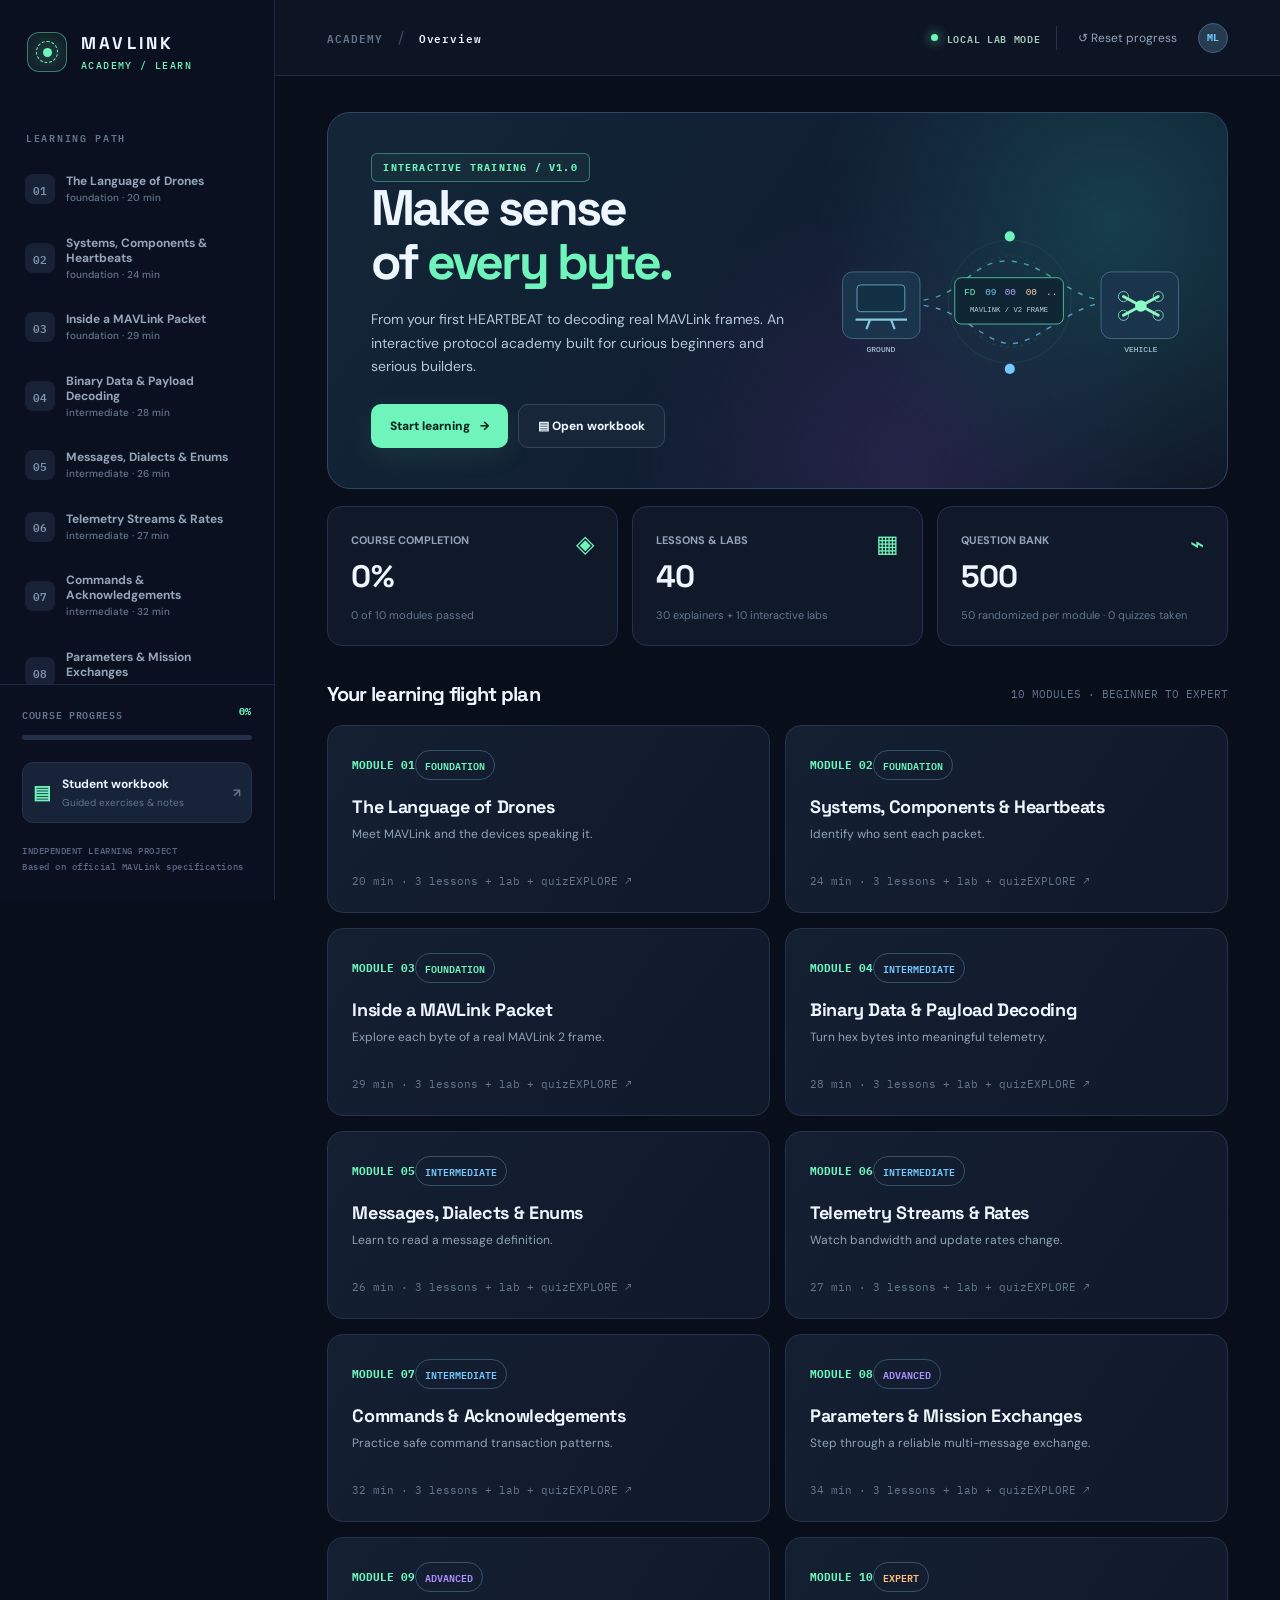
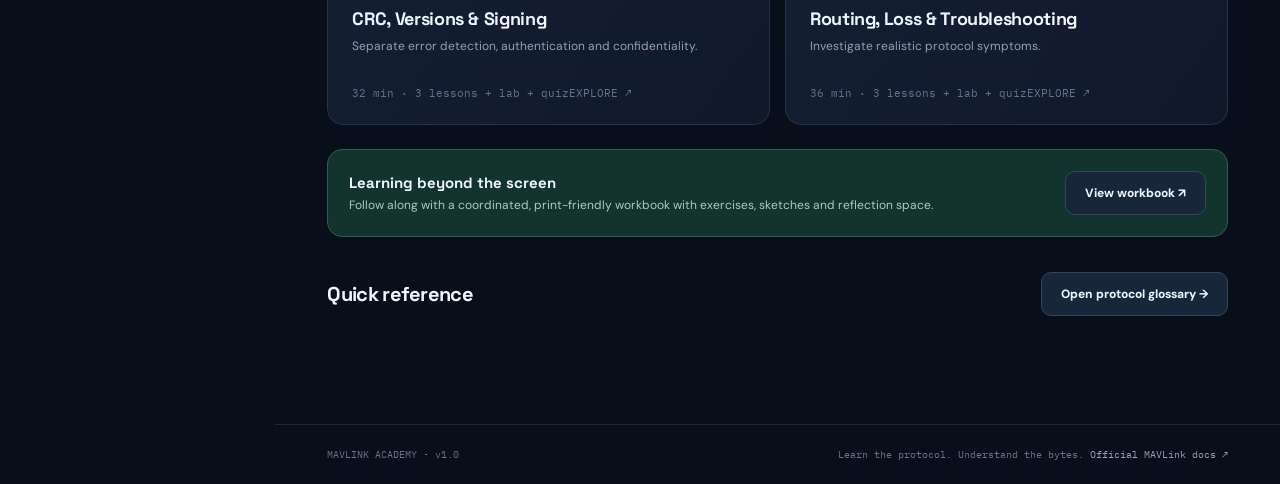
<file: index.html>
<!doctype html>
<html lang="en">
<head>
  <meta charset="utf-8">
  <meta name="viewport" content="width=device-width, initial-scale=1">
  <meta name="theme-color" content="#0a1020">
  <meta name="description" content="MAVLink Academy: visual, interactive training from first packet to advanced debugging.">
  <title>MAVLink Academy · Interactive Protocol Training</title>
  <link rel="stylesheet" href="./styles.css">
  <link rel="icon" href="./favicon.svg" type="image/svg+xml">
</head>
<body>
  <div class="app-shell">
    <aside class="sidebar" id="sidebar">
      <a class="brand" href="#home" aria-label="MAVLink Academy home">
        <span class="brand-mark"><span class="signal-dot"></span><span class="signal-ring"></span></span>
        <span><strong>MAVLINK</strong><small>ACADEMY / LEARN</small></span>
      </a>
      <div class="sidebar-overline">LEARNING PATH</div>
      <div class="sidebar-modules" id="moduleNav" aria-label="Training modules"></div>
      <div class="sidebar-bottom">
        <div class="sidebar-stat"><span>COURSE PROGRESS</span><b id="sidebarPercent">0%</b></div>
        <div class="progress-track"><div id="sidebarProgress" class="progress-fill"></div></div>
        <a class="sidebar-resource" href="./workbook.html" target="_blank" rel="noopener"><span class="resource-icon">▤</span><span>Student workbook<small>Guided exercises & notes</small></span><span>↗</span></a>
        <div class="sidebar-branding">INDEPENDENT LEARNING PROJECT<br>Based on official MAVLink specifications</div>
      </div>
    </aside>
    <div class="sidebar-scrim" id="sidebarScrim"></div>
    <div class="main-shell">
      <header class="topbar">
        <div class="topbar-left"><button id="menuToggle" class="icon-button mobile-menu" aria-label="Open menu">☰</button><span class="breadcrumb-root">ACADEMY</span><span class="breadcrumb-slash">/</span><span id="breadcrumb" class="breadcrumb-current">Overview</span></div>
        <div class="topbar-right"><span class="status-indicator"><i></i> LOCAL LAB MODE</span><span class="topbar-separator"></span><button id="resetButton" class="text-button" title="Clear saved learning progress">↺ Reset progress</button><span class="avatar">ML</span></div>
      </header>
      <main id="appMain" tabindex="-1"></main>
      <footer class="site-footer"><span>MAVLINK ACADEMY <span class="footer-dot">·</span> v1.0</span><span>Learn the protocol. Understand the bytes. <a href="https://mavlink.io/" target="_blank" rel="noopener">Official MAVLink docs ↗</a></span></footer>
    </div>
  </div>
  <script src="./curriculum.js"></script>
  <script src="./quiz-bank.js"></script>
  <script src="./app.js"></script>
</body>
</html>
</file>
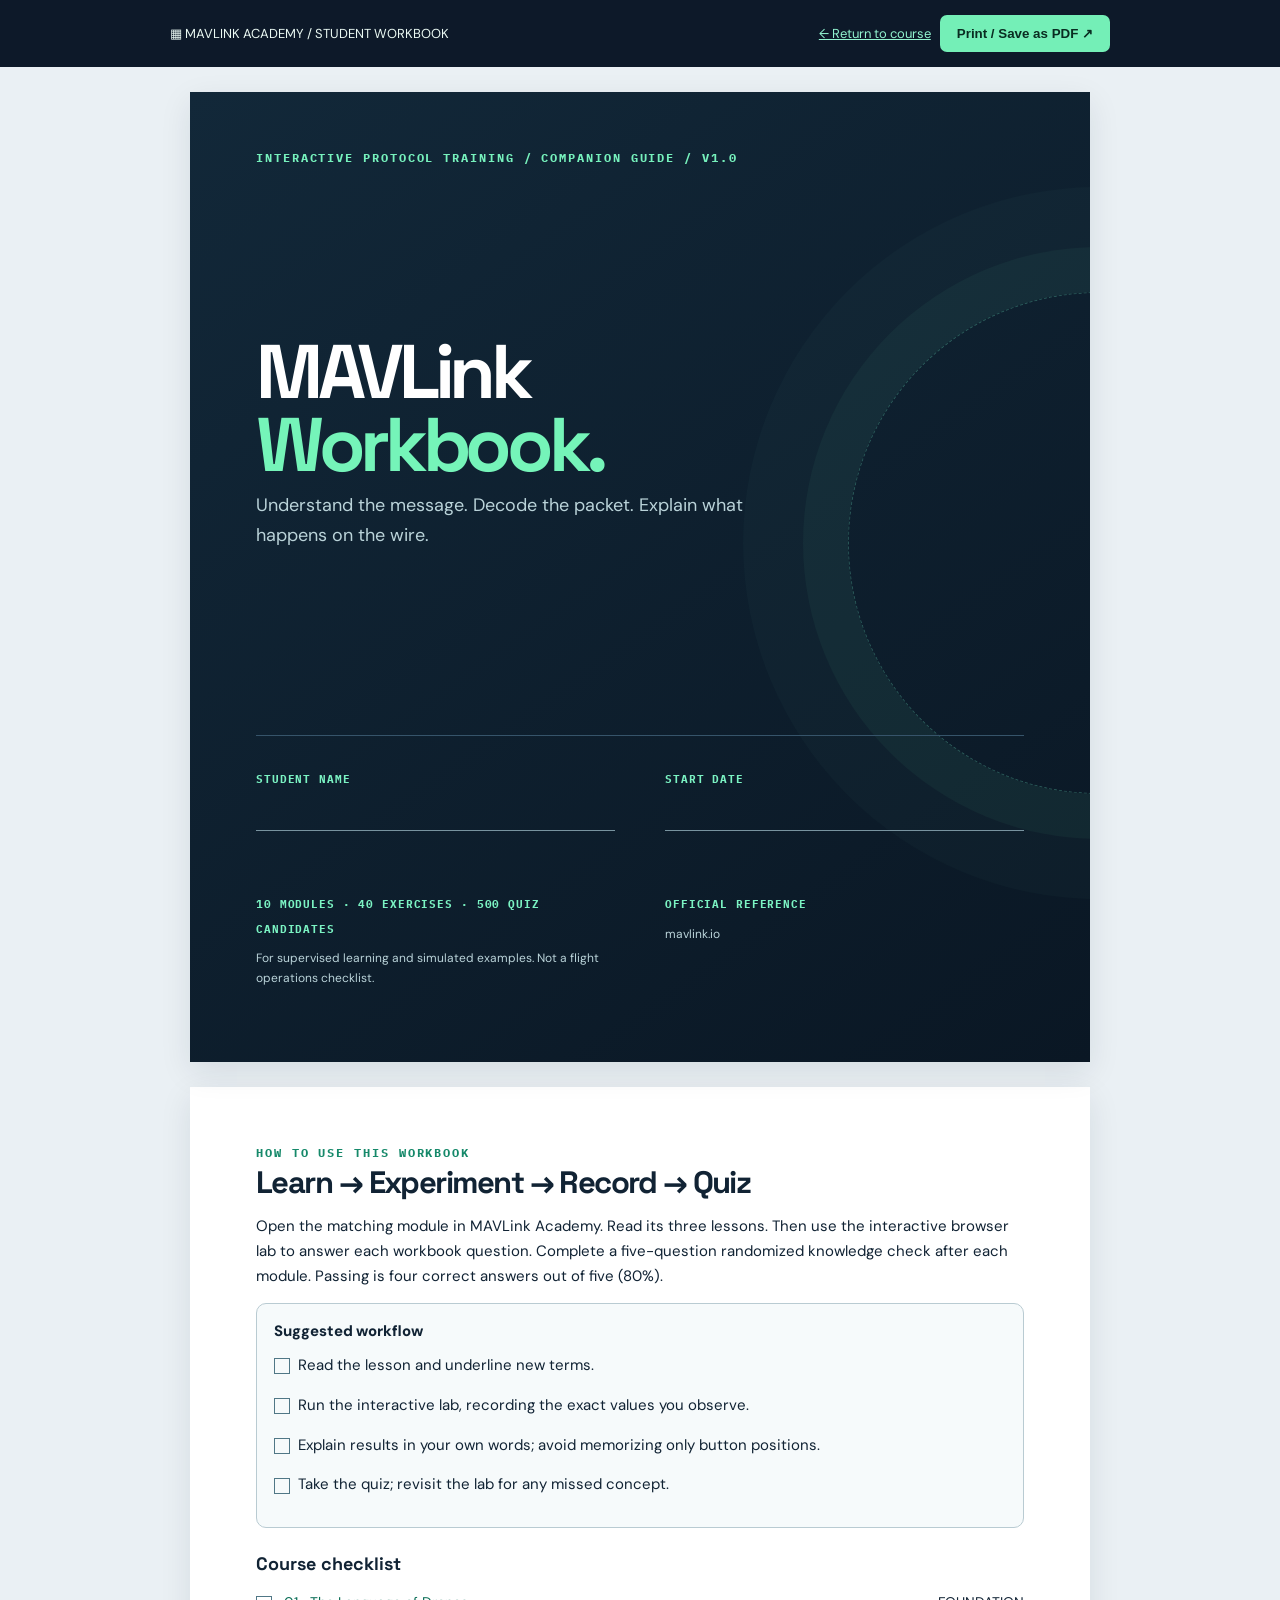
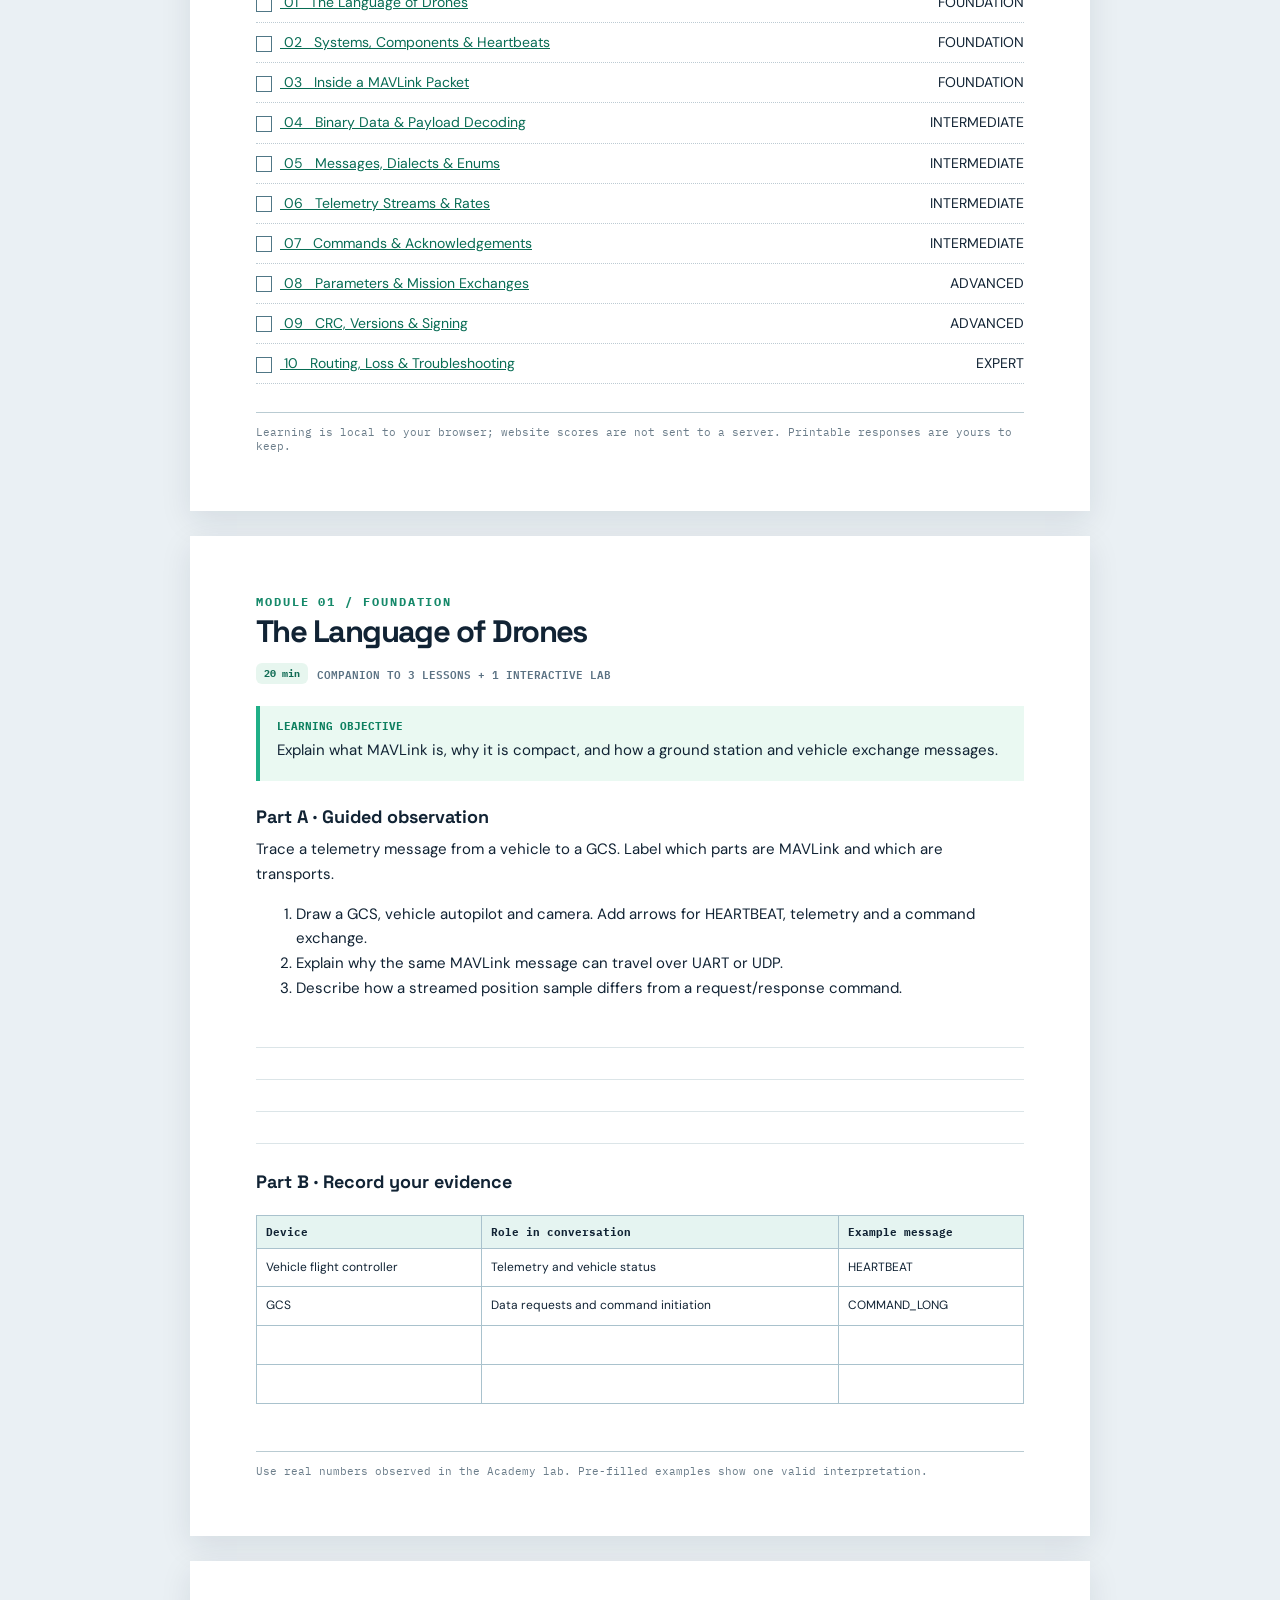
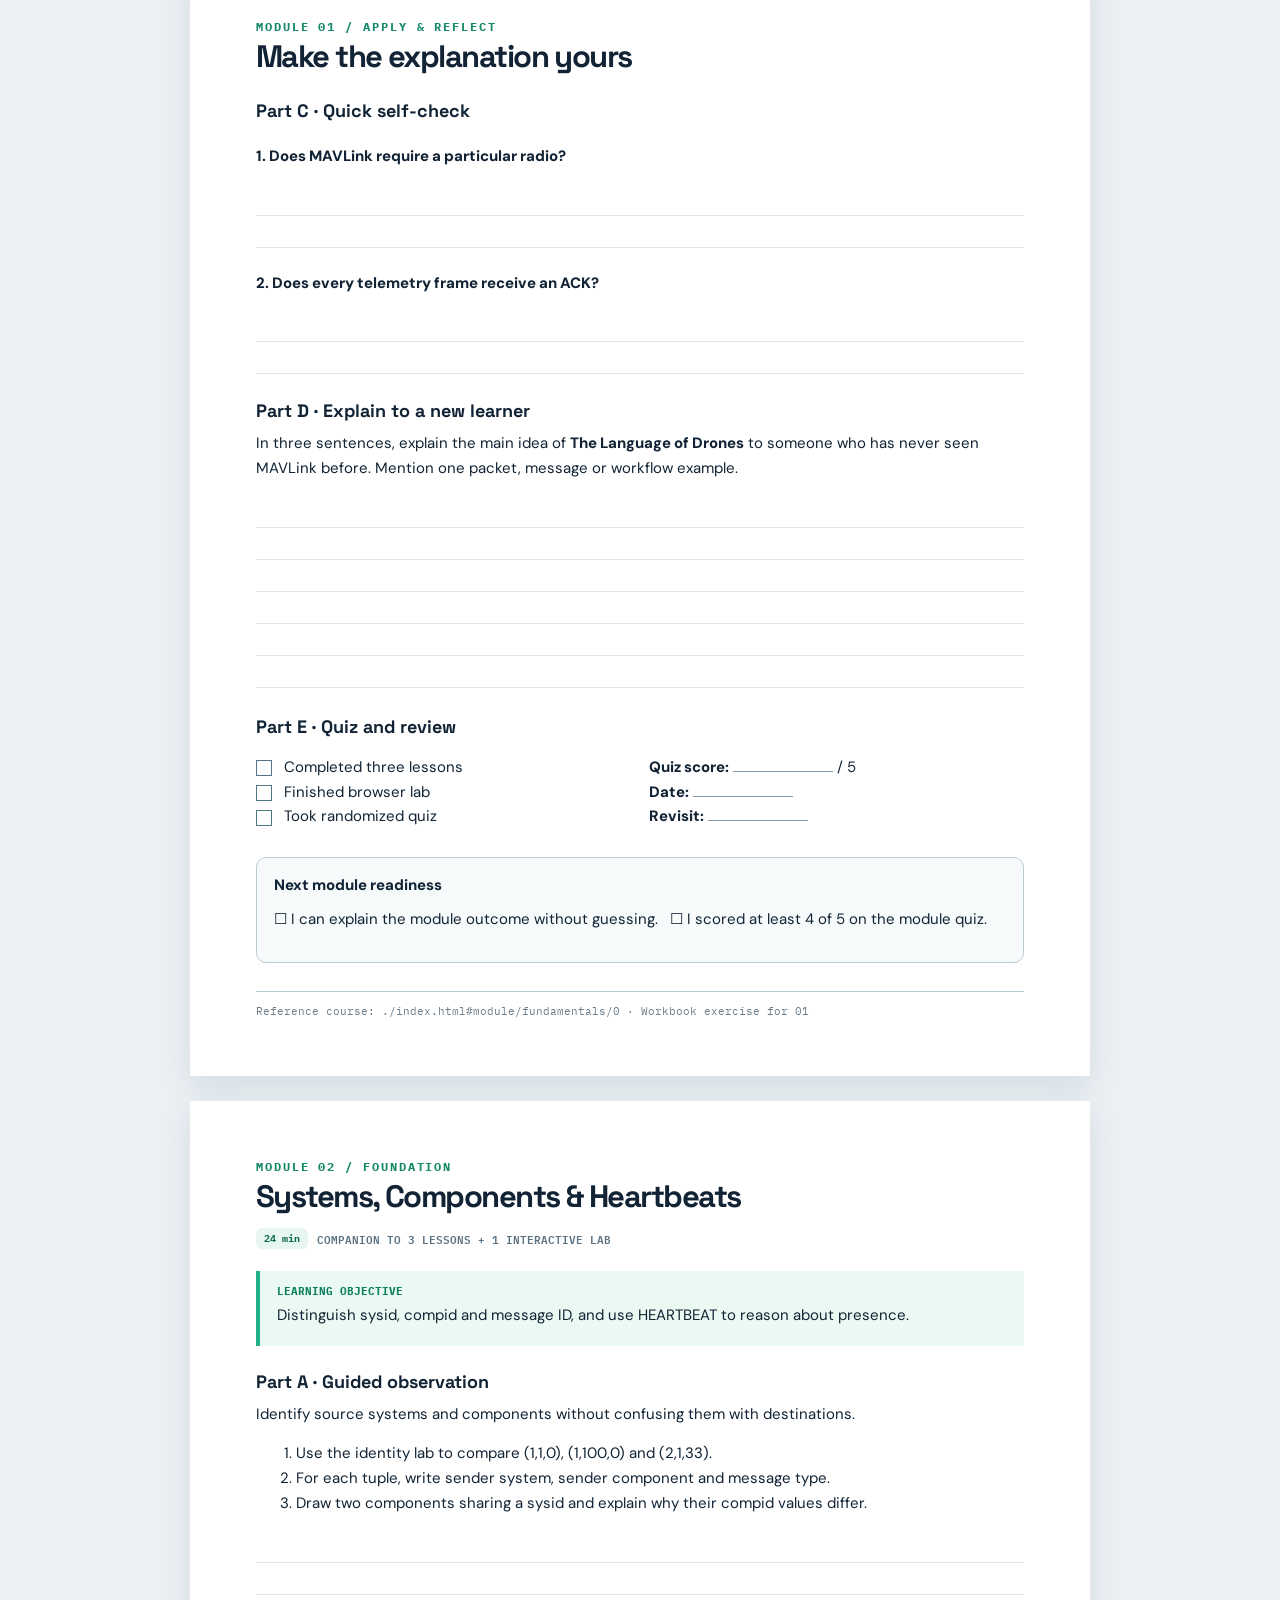
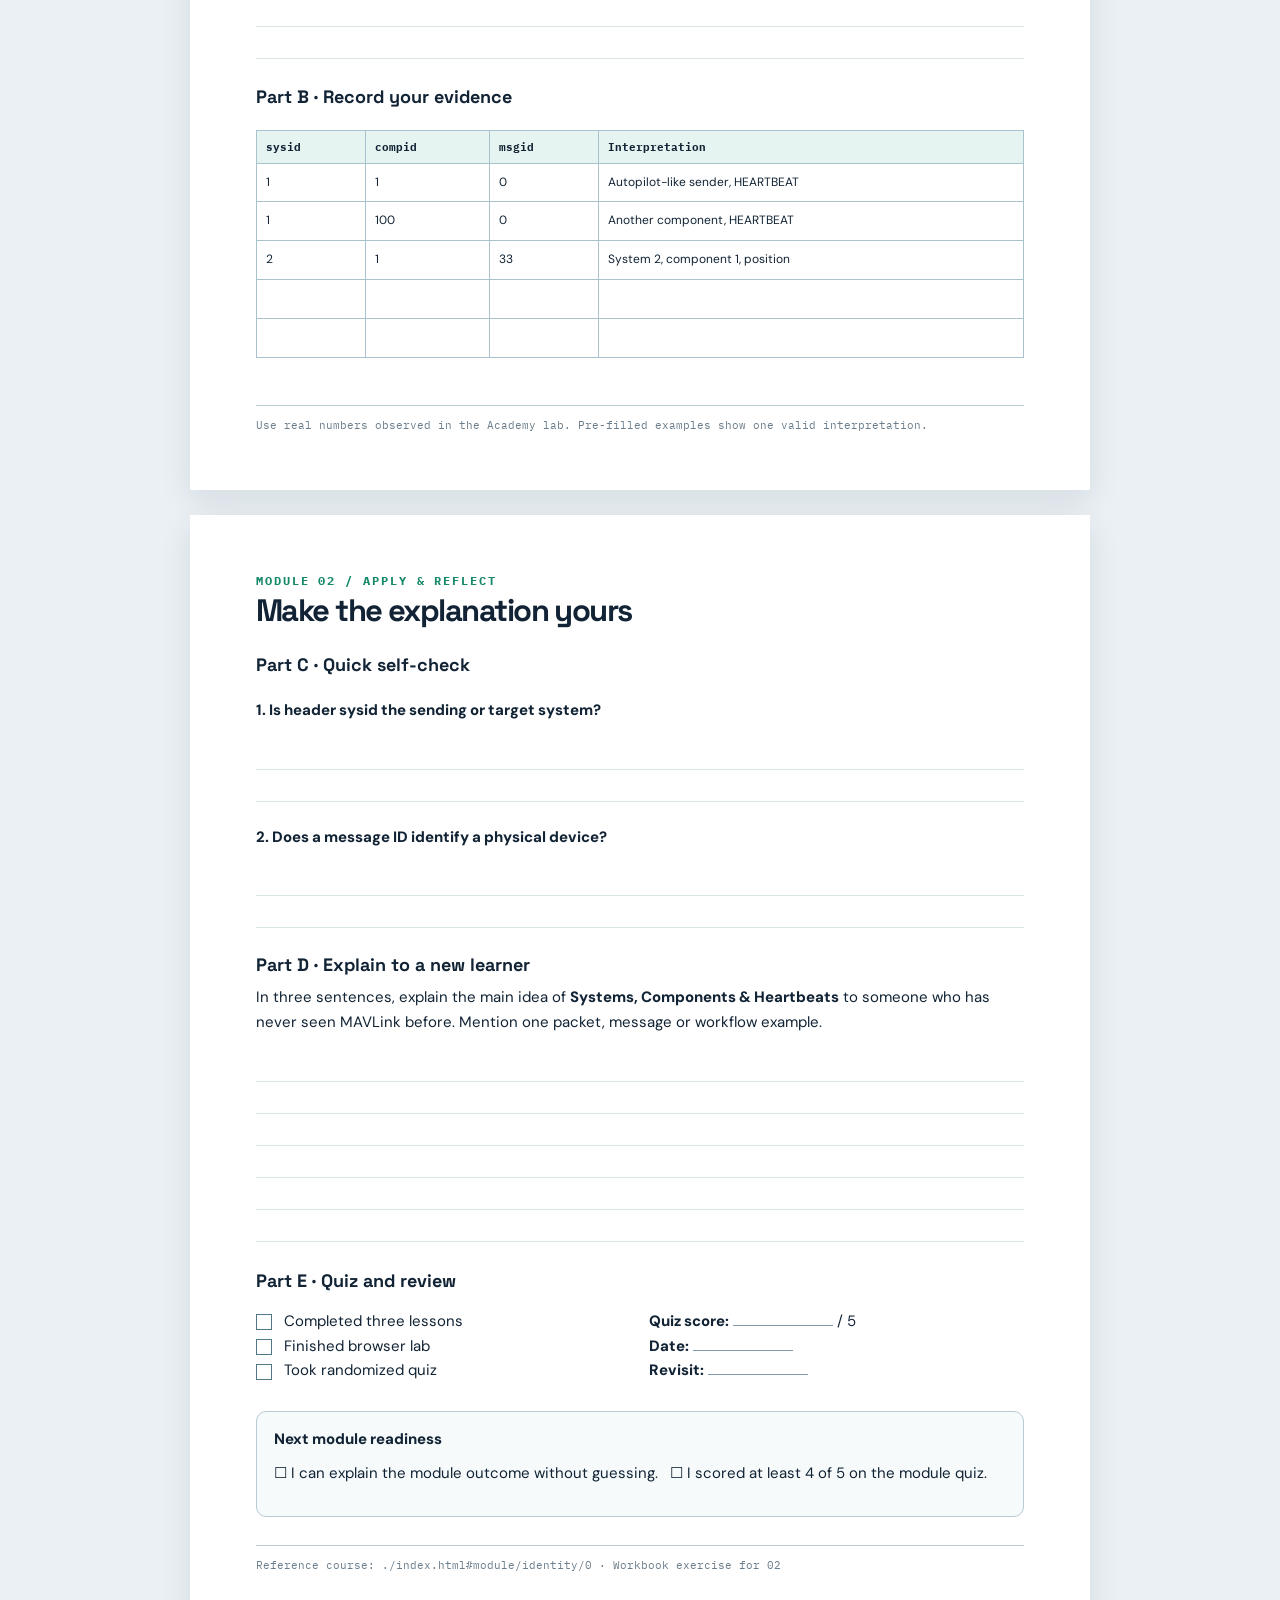
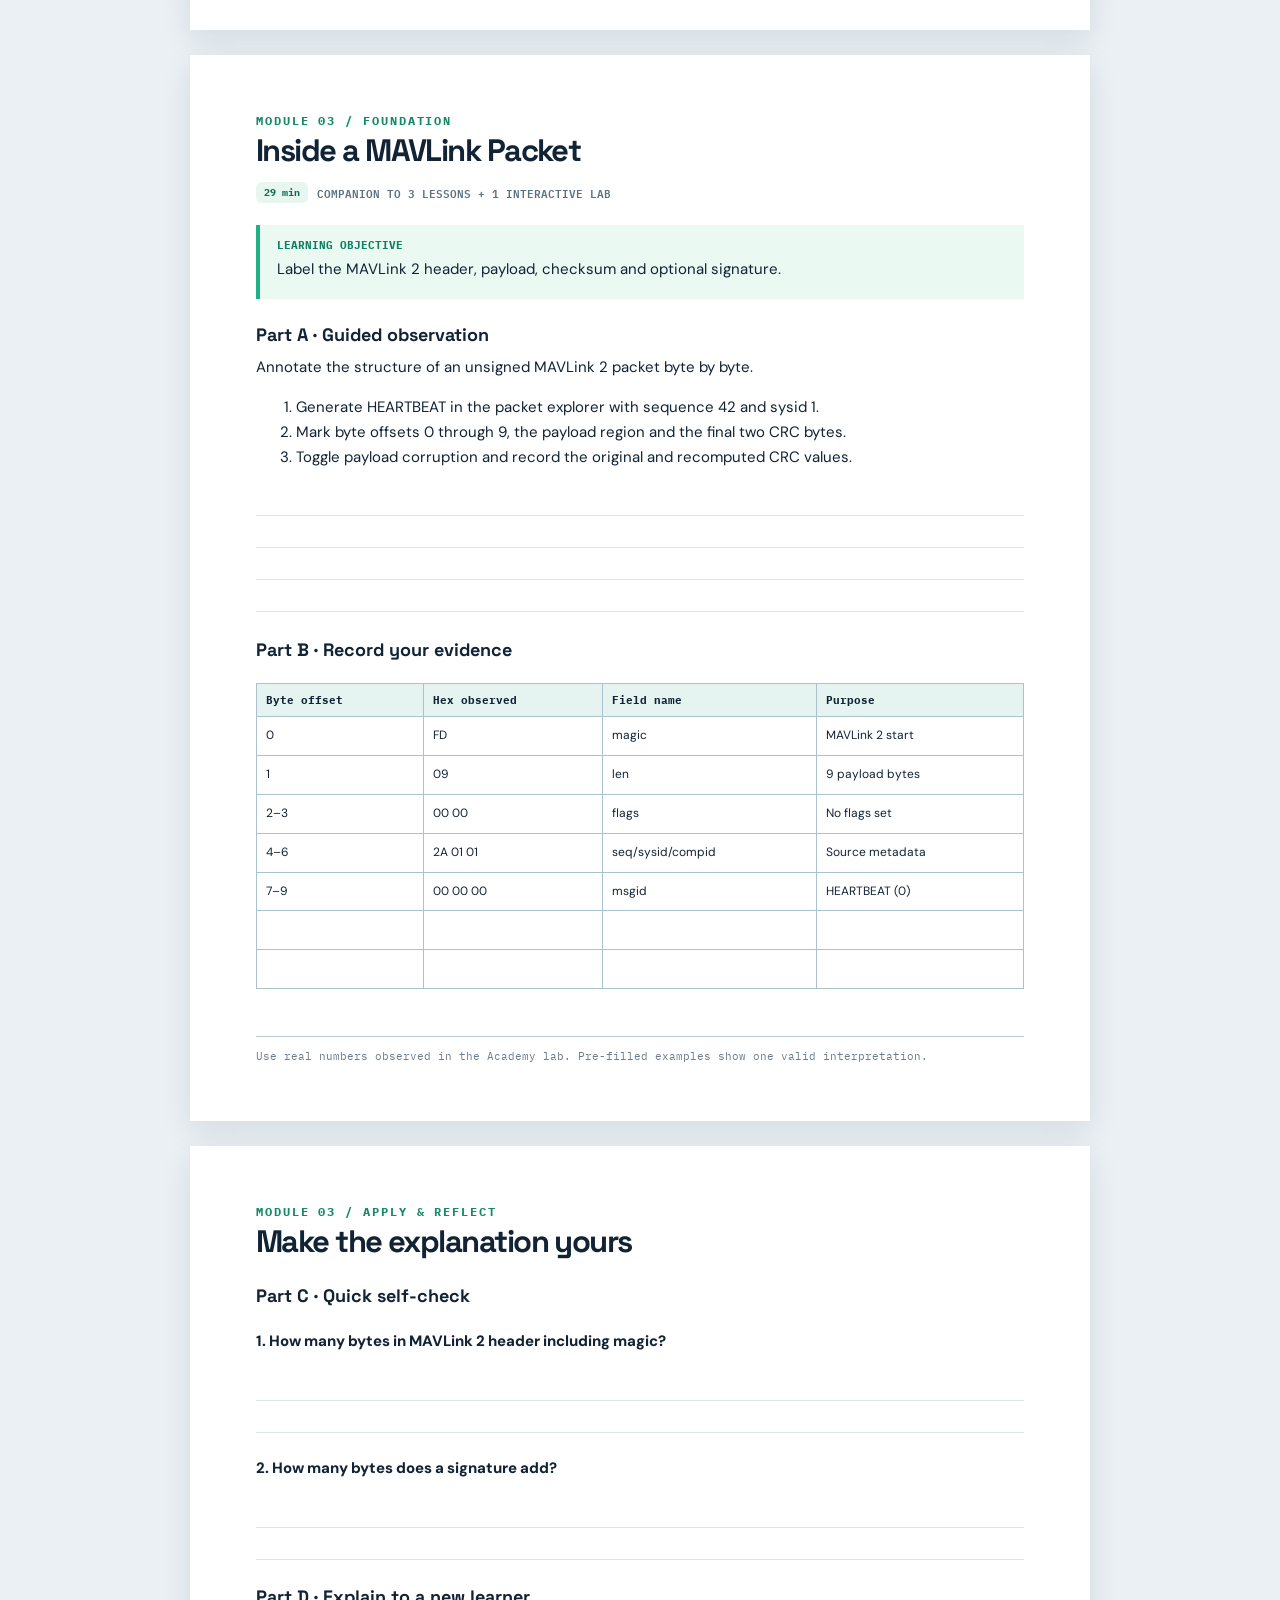
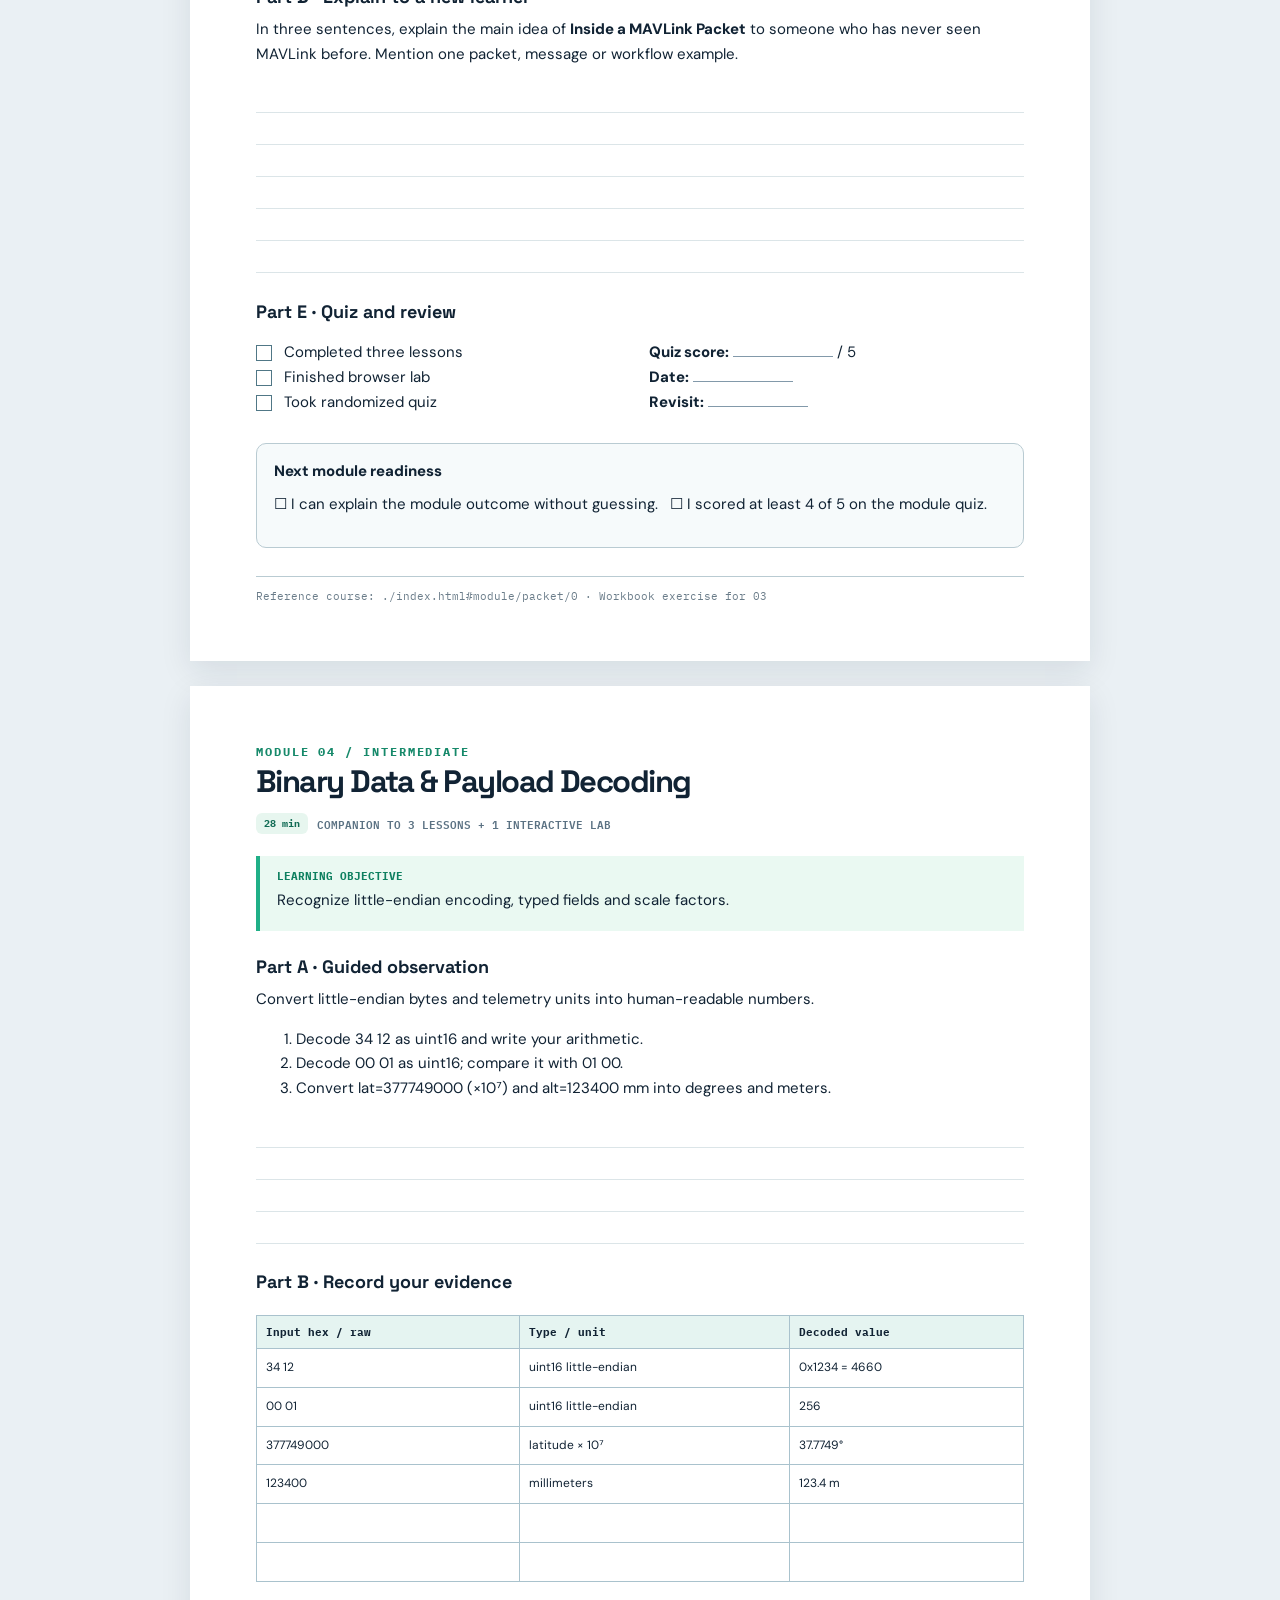
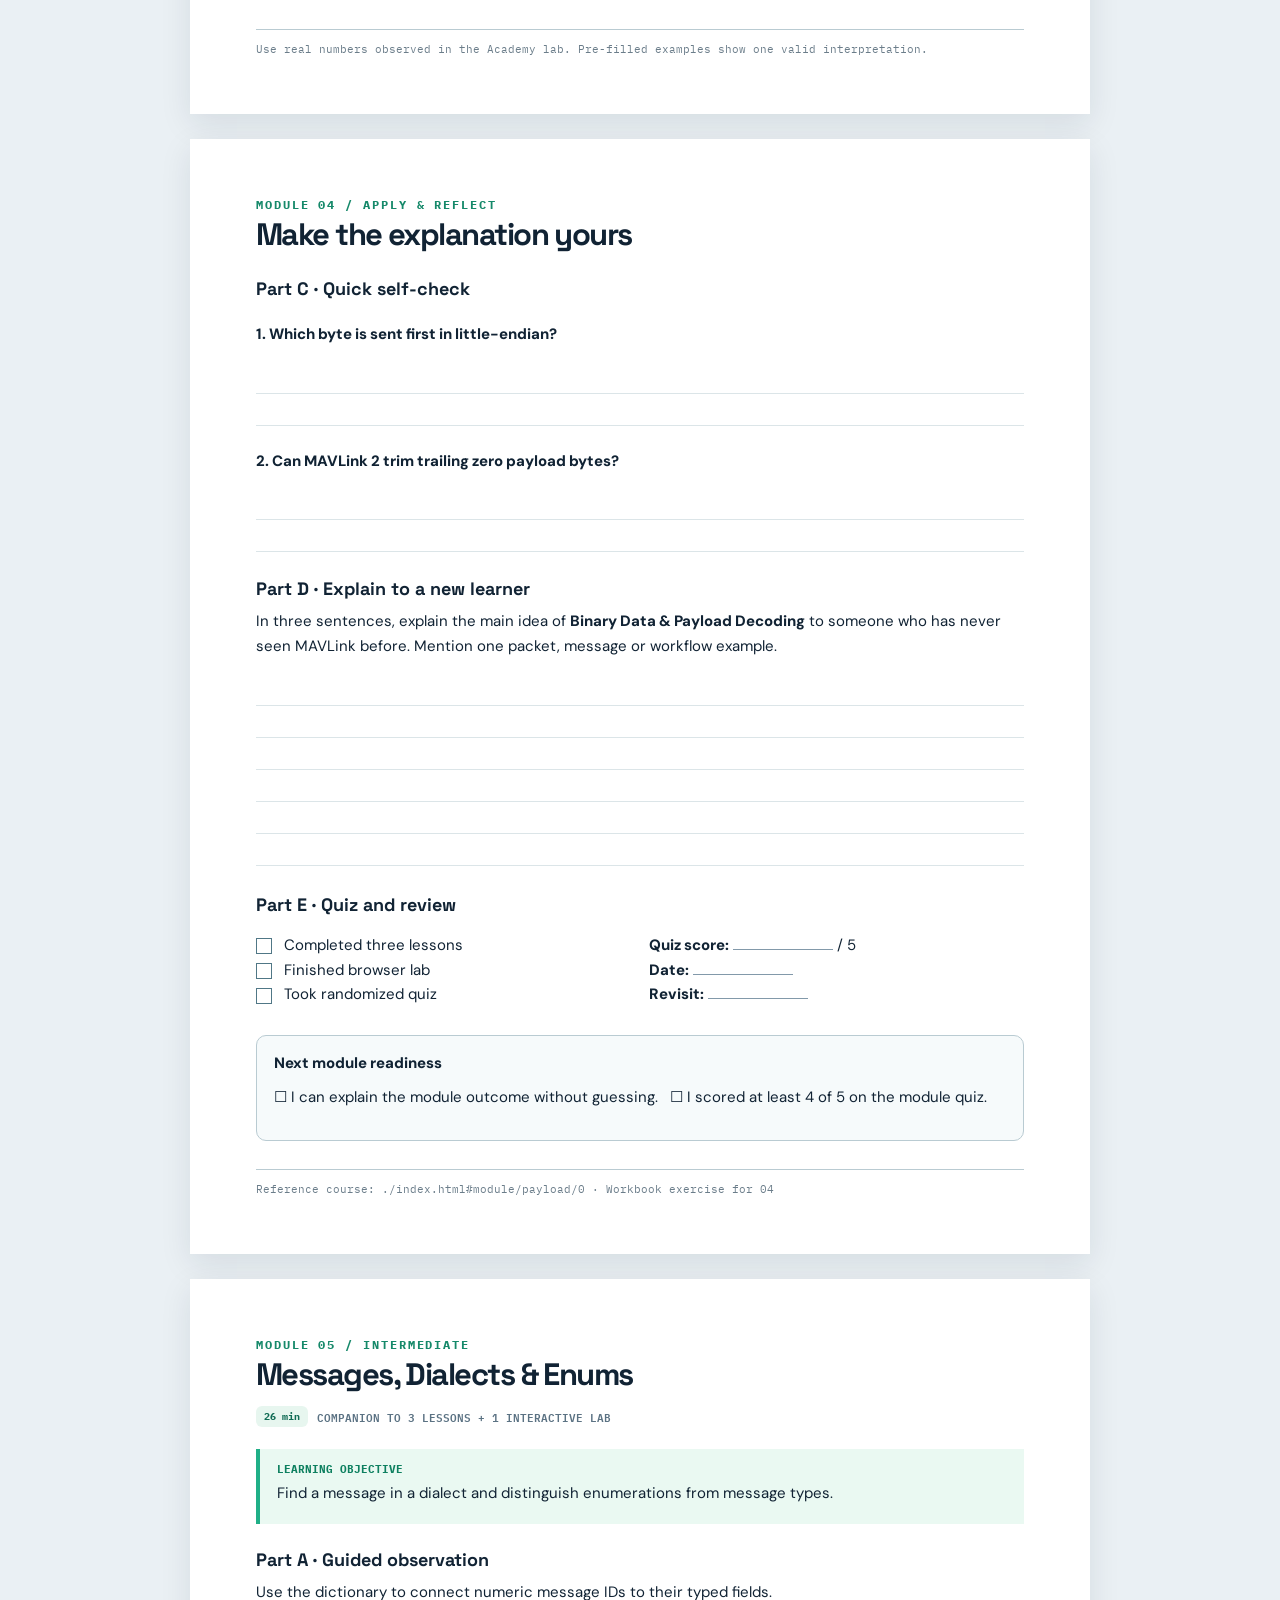
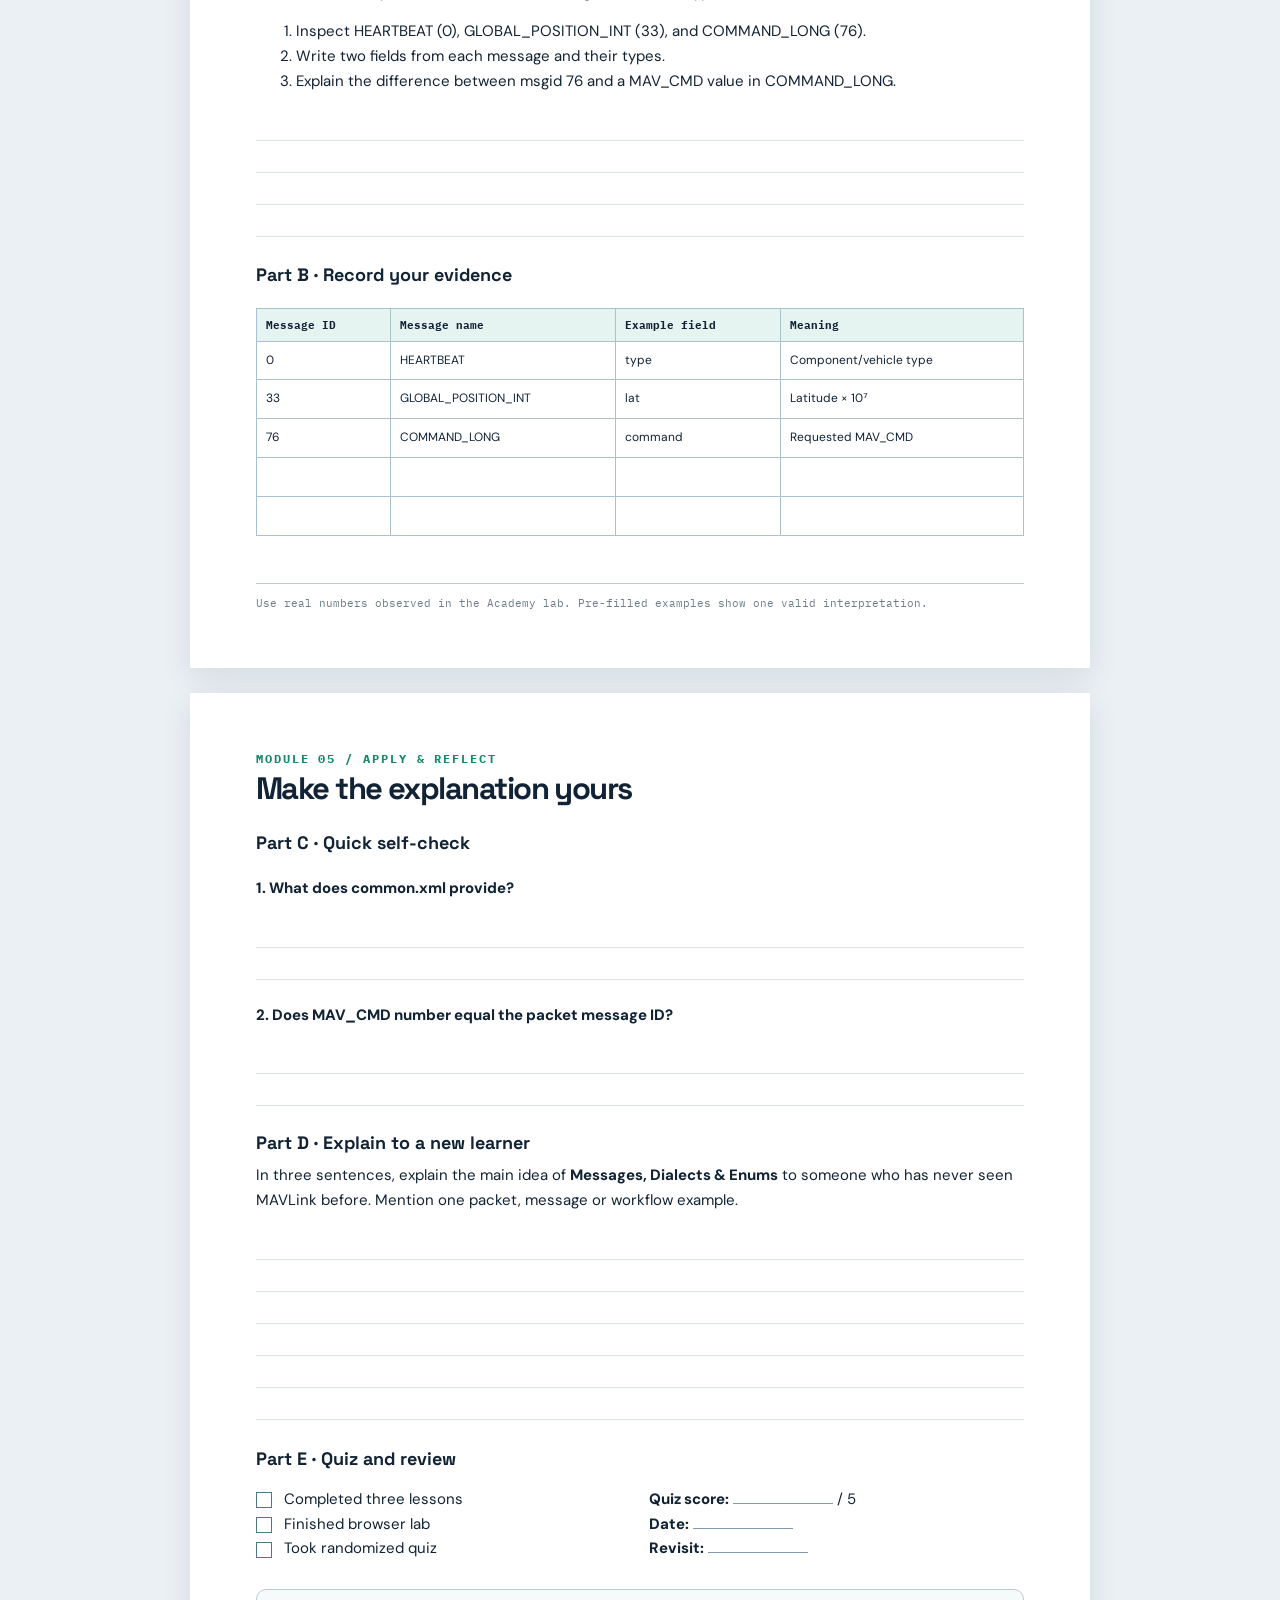
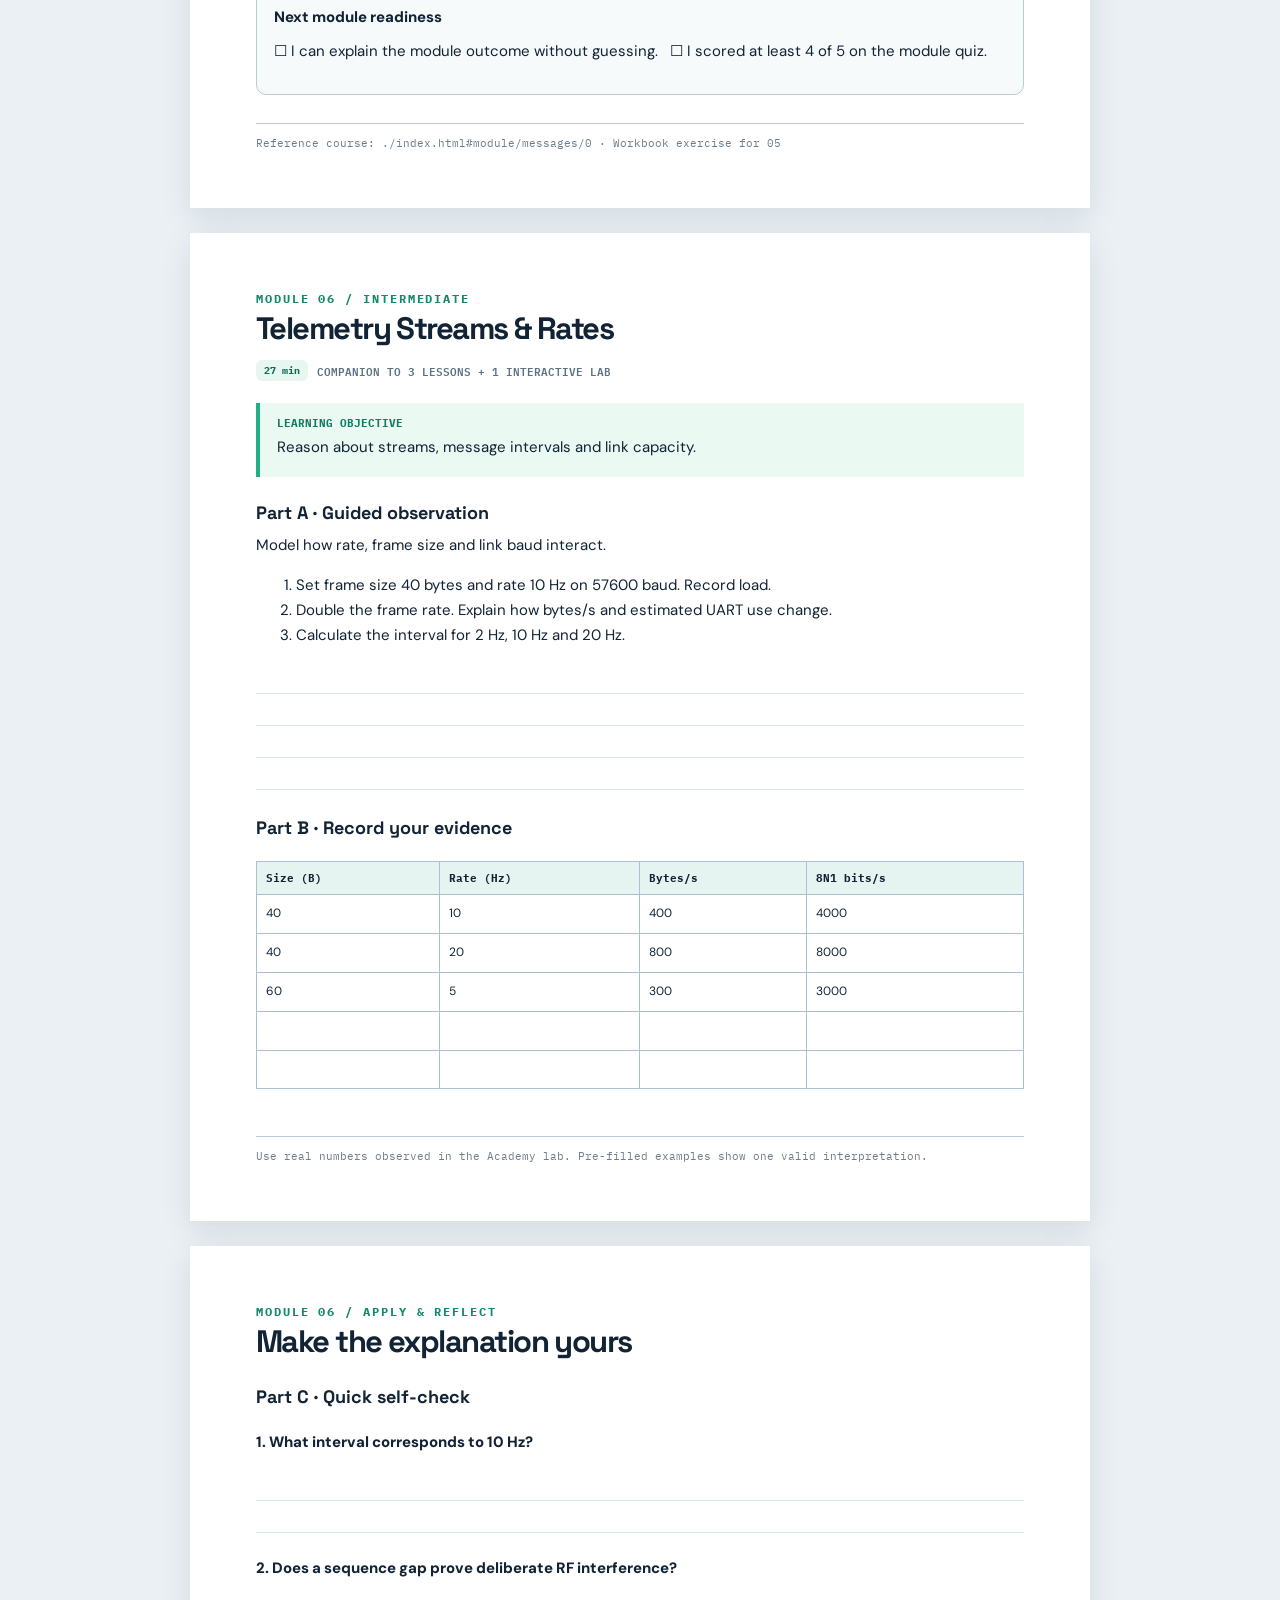
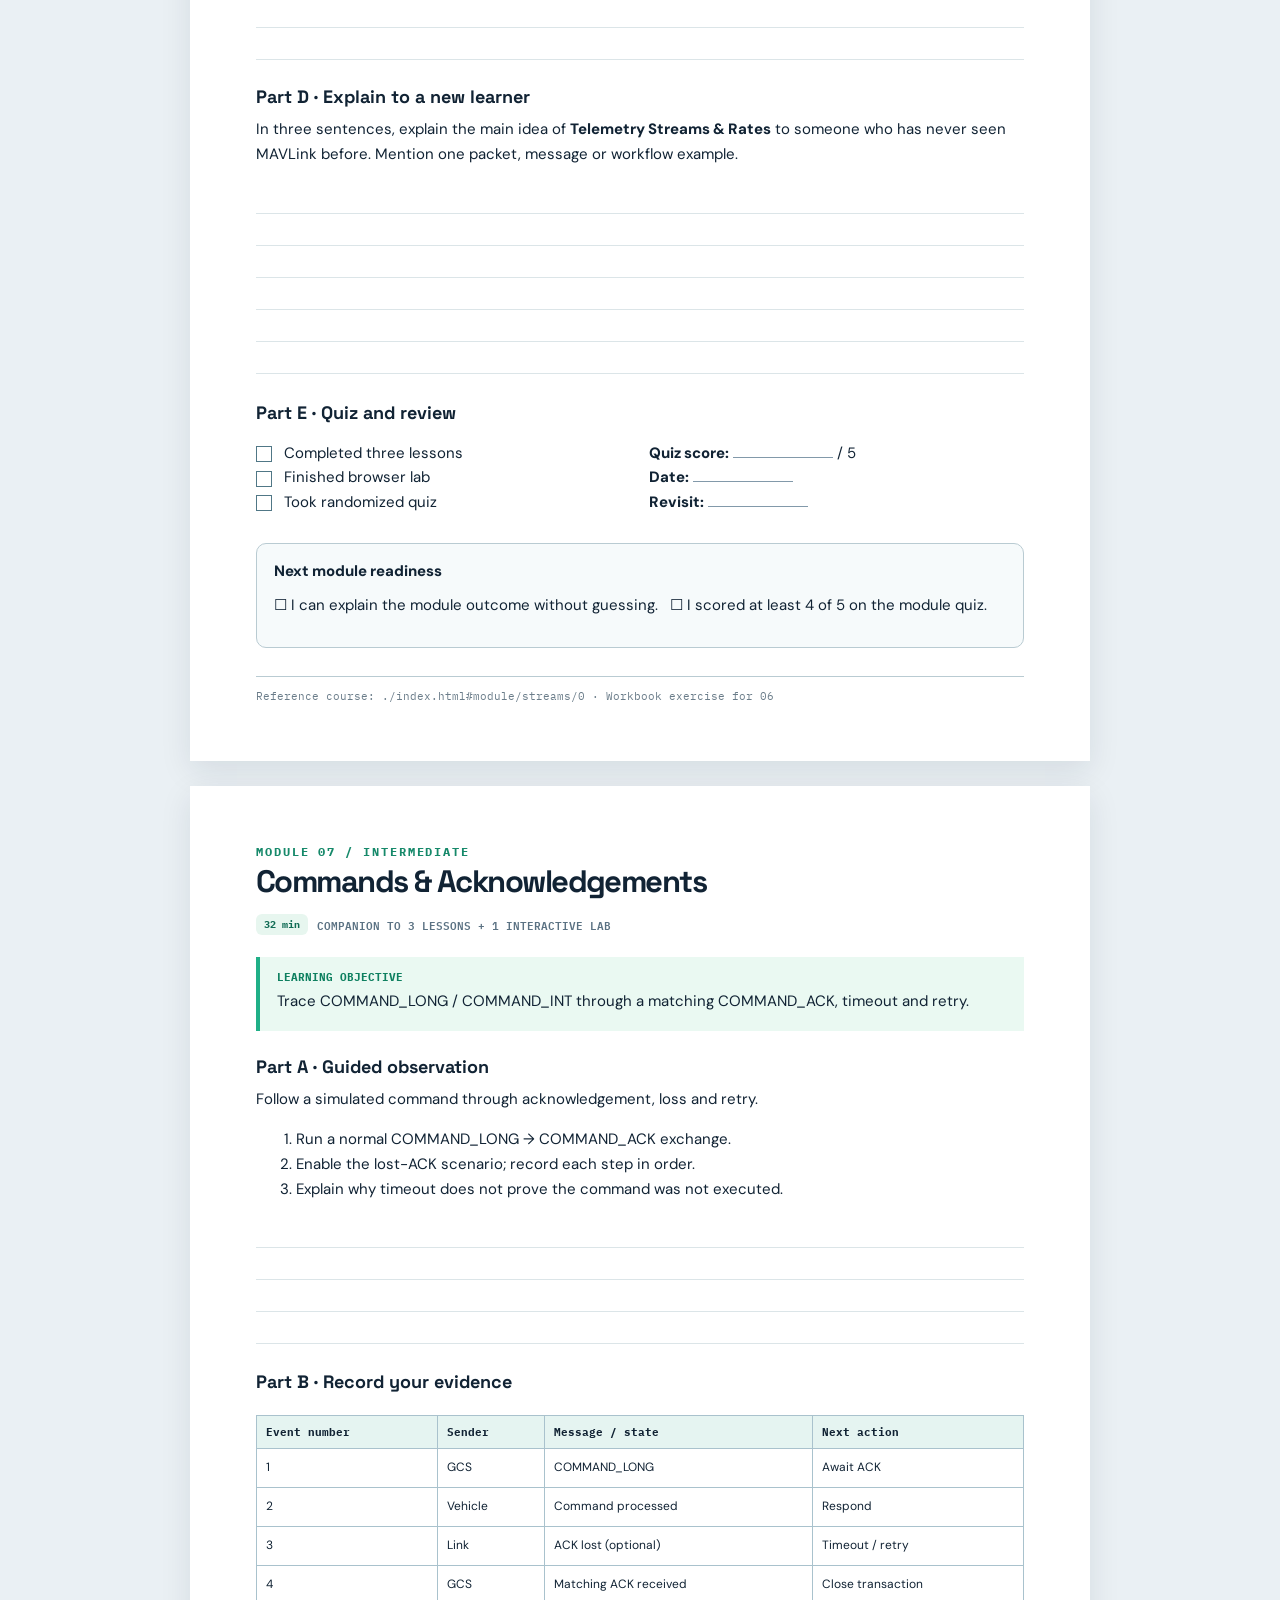
<file: workbook.html>
<!doctype html>
<html lang="en"><head><meta charset="utf-8"><meta name="viewport" content="width=device-width,initial-scale=1"><title>MAVLink Academy · Student Workbook</title><link rel="icon" href="./favicon.svg" type="image/svg+xml">
<style>
@import url('https://fonts.googleapis.com/css2?family=DM+Sans:wght@400;500;600;700&family=Space+Grotesk:wght@400;500;600;700&family=IBM+Plex+Mono:wght@400;500;600&display=swap');
:root{--ink:#112334;--muted:#4d6577;--mint:#14785a;--border:#b9cbd2;--paper:#fff;--bg:#eaf0f4}
*{box-sizing:border-box}body{margin:0;color:var(--ink);background:var(--bg);font:15px/1.65 'DM Sans',sans-serif}.screen-bar{position:sticky;top:0;z-index:10;display:flex;align-items:center;justify-content:space-between;gap:10px;background:#0d1929;color:#eaf9f3;padding:15px max(20px,calc((100% - 940px)/2));font-size:13px}.screen-bar a{color:#92f4d0}.screen-bar button{border:0;border-radius:7px;background:#74efb7;color:#092c21;font-weight:800;padding:11px 17px;cursor:pointer}.page{max-width:900px;margin:25px auto;background:#fff;box-shadow:0 10px 30px #0c223018;padding:58px 66px}.cover{min-height:970px;background:linear-gradient(145deg,#122839,#0a1724);color:white;display:flex;flex-direction:column;justify-content:space-between;position:relative;overflow:hidden}.cover:after{content:'';position:absolute;width:500px;height:500px;border:1px dashed #66d4b650;top:200px;right:-260px;border-radius:50%;box-shadow:0 0 0 45px #73f6bf0b,0 0 0 105px #73f6bf06}.cover-kicker,.eyebrow{font:700 12px 'IBM Plex Mono',monospace;letter-spacing:.16em;text-transform:uppercase;color:#16896a}.cover-kicker{color:#76f1bc;position:relative;z-index:1}.cover h1{position:relative;z-index:1;font:700 76px/.97 'Space Grotesk',sans-serif;letter-spacing:-.07em;margin:0}.cover h1 span{color:#75f4b9}.cover p{position:relative;z-index:1;font-size:18px;color:#bad3d9;max-width:550px}.cover-bottom{position:relative;z-index:1;border-top:1px solid #36546a;padding-top:30px;display:grid;grid-template-columns:1fr 1fr;gap:50px}.cover-bottom label{font:700 11px 'IBM Plex Mono',monospace;color:#7bf3c3;letter-spacing:.08em}.cover-line{height:30px;border-bottom:1px solid #78939f;margin:10px 0}
h2{font:700 31px 'Space Grotesk',sans-serif;letter-spacing:-.05em;line-height:1.2;margin:4px 0 13px}h3{font:700 18px 'Space Grotesk',sans-serif;margin:24px 0 8px}p{margin:9px 0 15px}strong{font-weight:800}.meta{display:flex;align-items:center;gap:9px;font:600 11px 'IBM Plex Mono',monospace;color:#5b7283;margin-bottom:22px}.panel{border:1px solid var(--border);border-radius:10px;padding:15px 17px;margin:13px 0;background:#f6fafb}.objective{border-left:4px solid #20af87;background:#eaf9f2;padding:13px 17px;margin:17px 0 23px}.objective b{display:block;font:700 11px 'IBM Plex Mono',monospace;color:#0e8060}.objective p{margin:5px 0}.prompt{margin-top:22px;font-weight:800}.lines{background:repeating-linear-gradient(to bottom,transparent 0,transparent 31px,#b8cbd1 32px);height:130px;margin:15px 0 22px}.lines.tall{height:195px}.lines.short{height:65px}.two-col{display:grid;grid-template-columns:1fr 1fr;gap:17px}.exercise-table{border-collapse:collapse;width:100%;margin:14px 0 19px;font-size:12px}.exercise-table td,.exercise-table th{border:1px solid #a9c2cd;padding:9px;text-align:left}.exercise-table th{background:#e5f4f1;font:700 11px 'IBM Plex Mono',monospace}.exercise-table td{height:34px}.fill{min-width:100px;display:inline-block;border-bottom:1px solid #8299aa}a{color:#086c54}.checkbox{display:inline-block;width:16px;height:16px;border:1.5px solid #507786;vertical-align:middle;margin-right:8px}.toc-item{display:flex;justify-content:space-between;border-bottom:1px dotted #bdcbd3;padding:8px 0;font-size:14px}.footer-note{border-top:1px solid var(--border);padding-top:12px;color:#6b7d8a;font:11px 'IBM Plex Mono',monospace;margin-top:28px}.page-break{break-before:page}.answer{border-left:3px solid #27a783;padding:10px 14px;margin:12px 0;background:#eff8f3}.answer b{font:700 12px 'IBM Plex Mono',monospace}.reference{font-size:12px;color:#5e7280}.fine{color:#708592;font-size:12px}.tag{background:#e7f6ef;color:#106b54;padding:4px 8px;border-radius:6px;font:700 10px 'IBM Plex Mono',monospace}.table-wide{overflow:auto}
@page{size:letter;margin:14mm} @media print{body{background:#fff;font-size:11pt}.screen-bar{display:none}.page{max-width:none;box-shadow:none;margin:0;padding:15mm 12mm;break-after:page;min-height:245mm}.page:last-child{break-after:auto}.cover{min-height:245mm;print-color-adjust:exact;-webkit-print-color-adjust:exact}.panel,.objective,.tag,.answer,.exercise-table th{print-color-adjust:exact;-webkit-print-color-adjust:exact}.lines{height:105px}.lines.tall{height:160px}.lines.short{height:64px}h2{font-size:26px}h3{font-size:17px}}@media(max-width:650px){.page{padding:26px 19px;margin:10px}.cover{min-height:650px}.cover h1{font-size:50px}.two-col{grid-template-columns:1fr}.screen-bar{display:block}.screen-bar button{margin-top:8px}.cover-bottom{grid-template-columns:1fr}}
</style></head><body><header class="screen-bar"><span>▦ MAVLINK ACADEMY / STUDENT WORKBOOK</span><span><a href="./index.html">← Return to course</a> &nbsp; <button onclick="window.print()">Print / Save as PDF ↗</button></span></header>
<article class="page cover"><div class="cover-kicker">INTERACTIVE PROTOCOL TRAINING / COMPANION GUIDE / V1.0</div><div><h1>MAVLink<br><span>Workbook.</span></h1><p>Understand the message. Decode the packet. Explain what happens on the wire.</p></div><div class="cover-bottom"><div><label>STUDENT NAME</label><div class="cover-line"></div></div><div><label>START DATE</label><div class="cover-line"></div></div><div><label>10 MODULES · 40 EXERCISES · 500 QUIZ CANDIDATES</label><p style="font-size:12px">For supervised learning and simulated examples. Not a flight operations checklist.</p></div><div><label>OFFICIAL REFERENCE</label><p style="font-size:12px">mavlink.io</p></div></div></article>
<article class="page"><div class="eyebrow">How to use this workbook</div><h2>Learn → Experiment → Record → Quiz</h2><p>Open the matching module in MAVLink Academy. Read its three lessons. Then use the interactive browser lab to answer each workbook question. Complete a five-question randomized knowledge check after each module. Passing is four correct answers out of five (80%).</p><div class="panel"><strong>Suggested workflow</strong><p><span class="checkbox"></span>Read the lesson and underline new terms.</p><p><span class="checkbox"></span>Run the interactive lab, recording the exact values you observe.</p><p><span class="checkbox"></span>Explain results in your own words; avoid memorizing only button positions.</p><p><span class="checkbox"></span>Take the quiz; revisit the lab for any missed concept.</p></div><h3>Course checklist</h3><div id="toc"></div><div class="footer-note">Learning is local to your browser; website scores are not sent to a server. Printable responses are yours to keep.</div></article>
<div id="modules"></div>
<article class="page" id="answers"><div class="eyebrow">Self-check / reference</div><h2>Answer guide</h2><p>Use these to check the guided prompts after attempting them. Open-ended reflection questions do not have a single required answer.</p><div id="answerList"></div><h3>References</h3><p class="reference">Packet serialization, MAVLink 2, heartbeat, command, parameters, mission, signing, and official common message definitions: <a href="https://mavlink.io/">https://mavlink.io/</a>.</p><div class="footer-note">END OF STUDENT WORKBOOK / MAVLINK ACADEMY V1.0</div></article>
<script src="./curriculum.js"></script>
<script>
const X={
fundamentals:{short:"Trace a telemetry message from a vehicle to a GCS. Label which parts are MAVLink and which are transports.",tasks:["Draw a GCS, vehicle autopilot and camera. Add arrows for HEARTBEAT, telemetry and a command exchange.","Explain why the same MAVLink message can travel over UART or UDP.","Describe how a streamed position sample differs from a request/response command."],table:["Device","Role in conversation","Example message"],examples:[["Vehicle flight controller","Telemetry and vehicle status","HEARTBEAT"],["GCS","Data requests and command initiation","COMMAND_LONG"]],checks:["Does MAVLink require a particular radio?","Does every telemetry frame receive an ACK?"],answers:["No, MAVLink is transport-agnostic.","No, streamed telemetry is typically not individually acknowledged."]},
identity:{short:"Identify source systems and components without confusing them with destinations.",tasks:["Use the identity lab to compare (1,1,0), (1,100,0) and (2,1,33).","For each tuple, write sender system, sender component and message type.","Draw two components sharing a sysid and explain why their compid values differ."],table:["sysid","compid","msgid","Interpretation"],examples:[["1","1","0","Autopilot-like sender, HEARTBEAT"],["1","100","0","Another component, HEARTBEAT"],["2","1","33","System 2, component 1, position"]],checks:["Is header sysid the sending or target system?","Does a message ID identify a physical device?"],answers:["The sending system.","No; msgid identifies a message structure."]},
packet:{short:"Annotate the structure of an unsigned MAVLink 2 packet byte by byte.",tasks:["Generate HEARTBEAT in the packet explorer with sequence 42 and sysid 1.","Mark byte offsets 0 through 9, the payload region and the final two CRC bytes.","Toggle payload corruption and record the original and recomputed CRC values."],table:["Byte offset","Hex observed","Field name","Purpose"],examples:[["0","FD","magic","MAVLink 2 start"],["1","09","len","9 payload bytes"],["2–3","00 00","flags","No flags set"],["4–6","2A 01 01","seq/sysid/compid","Source metadata"],["7–9","00 00 00","msgid","HEARTBEAT (0)"]],checks:["How many bytes in MAVLink 2 header including magic?","How many bytes does a signature add?"],answers:["10 bytes.","13 bytes when signed."]},
payload:{short:"Convert little-endian bytes and telemetry units into human-readable numbers.",tasks:["Decode 34 12 as uint16 and write your arithmetic.","Decode 00 01 as uint16; compare it with 01 00.","Convert lat=377749000 (×10⁷) and alt=123400 mm into degrees and meters."],table:["Input hex / raw","Type / unit","Decoded value"],examples:[["34 12","uint16 little-endian","0x1234 = 4660"],["00 01","uint16 little-endian","256"],["377749000","latitude × 10⁷","37.7749°"],["123400","millimeters","123.4 m"]],checks:["Which byte is sent first in little-endian?","Can MAVLink 2 trim trailing zero payload bytes?"],answers:["The least-significant byte.","Yes, trailing zero-filled bytes are truncated; the first payload byte remains."]},
messages:{short:"Use the dictionary to connect numeric message IDs to their typed fields.",tasks:["Inspect HEARTBEAT (0), GLOBAL_POSITION_INT (33), and COMMAND_LONG (76).","Write two fields from each message and their types.","Explain the difference between msgid 76 and a MAV_CMD value in COMMAND_LONG."],table:["Message ID","Message name","Example field","Meaning"],examples:[["0","HEARTBEAT","type","Component/vehicle type"],["33","GLOBAL_POSITION_INT","lat","Latitude × 10⁷"],["76","COMMAND_LONG","command","Requested MAV_CMD"]],checks:["What does common.xml provide?","Does MAV_CMD number equal the packet message ID?"],answers:["Widely shared message, enum and command definitions.","No, they identify different concepts."]},
streams:{short:"Model how rate, frame size and link baud interact.",tasks:["Set frame size 40 bytes and rate 10 Hz on 57600 baud. Record load.","Double the frame rate. Explain how bytes/s and estimated UART use change.","Calculate the interval for 2 Hz, 10 Hz and 20 Hz."],table:["Size (B)","Rate (Hz)","Bytes/s","8N1 bits/s"],examples:[["40","10","400","4000"],["40","20","800","8000"],["60","5","300","3000"]],checks:["What interval corresponds to 10 Hz?","Does a sequence gap prove deliberate RF interference?"],answers:["100 ms.","No, sequence gaps alone cannot establish a specific RF cause."]},
commands:{short:"Follow a simulated command through acknowledgement, loss and retry.",tasks:["Run a normal COMMAND_LONG → COMMAND_ACK exchange.","Enable the lost-ACK scenario; record each step in order.","Explain why timeout does not prove the command was not executed."],table:["Event number","Sender","Message / state","Next action"],examples:[["1","GCS","COMMAND_LONG","Await ACK"],["2","Vehicle","Command processed","Respond"],["3","Link","ACK lost (optional)","Timeout / retry"],["4","GCS","Matching ACK received","Close transaction"]],checks:["What does MAV_RESULT_ACCEPTED establish?","Can COMMAND_ACK report IN_PROGRESS?"],answers:["It was accepted for processing, not necessarily completed.","Yes, for commands with progress behavior."]},
missions:{short:"Reconstruct the mission protocol's item-by-item upload sequence.",tasks:["Simulate a two-item upload and list each message by name.","Enable lost item 1 and explain the vehicle's retry request.","Explain why an incomplete mission must not replace the prior valid plan."],table:["Sequence step","Message","seq value (if any)","Who sends?"],examples:[["1","MISSION_COUNT","count=2","GCS"],["2","MISSION_REQUEST_INT","0","Vehicle"],["3","MISSION_ITEM_INT","0","GCS"],["4","MISSION_REQUEST_INT","1","Vehicle"],["5","MISSION_ITEM_INT","1","GCS"],["6","MISSION_ACK","accepted","Vehicle"]],checks:["Do mission item sequence numbers start at zero?","What indicates upload completion?"],answers:["Yes, starting at 0.","A successful MISSION_ACK after required items arrive."]},
security:{short:"Distinguish CRC error detection, signing, and true confidentiality.",tasks:["Use the integrity lab to flip a payload bit and observe CRC mismatch.","Draw the 13-byte signature structure: 1-byte link ID, 6-byte timestamp, 6-byte signature.","Explain why you could see MAVLink telemetry even on a signed link."],table:["Mechanism","Protects against","Does NOT do"],examples:[["CRC","Many accidental corruptions","Authenticate sender"],["Message signing","Unauthenticated / replayed packets","Encrypt payload"],["Encrypted transport","Eavesdropping on payload","Replace all application authorization"]],checks:["Does MAVLink signing encrypt message data?","What is MAVLink 2 start marker?"],answers:["No; message signing authenticates but does not encrypt.","0xFD."]},
diagnostics:{short:"Build an evidence-based troubleshooting checklist.",tasks:["Complete the four diagnosis scenarios without guessing a single cause prematurely.","Write the first three tests you would run after missing HEARTBEAT.","Explain why bad CRC may indicate transport corruption or definition mismatch."],table:["Symptom","Evidence to capture","Competing explanations"],examples:[["Missing heartbeat","Raw frames and source IDs","Disconnect / filtering / routing"],["Bad CRC","Frame and active dialect","Corruption / incompatible schema"],["Command timeout","Target IDs / matching ACK","Unsupported / lost request / lost ACK"]],checks:["Does seq jump from 254 to 0 necessarily mean loss?","Should a routing check consider target fields?"],answers:["No; 8-bit sequence wraps after 255.","Yes, targeted requests require destination-aware routing."]}
};
const toc=document.getElementById("toc"),host=document.getElementById("modules"),key=document.getElementById("answerList");
const esc=s=>String(s).replace(/[&<>]/g,c=>({"&":"&amp;","<":"&lt;",">":"&gt;"}[c]));
toc.innerHTML=MODULES.map((m,i)=>`<div class="toc-item"><a href="#${m.id}"><span class="checkbox"></span> ${m.num} &nbsp; ${esc(m.title)}</a><span>${m.level}</span></div>`).join("");
host.innerHTML=MODULES.map(m=>{const x=X[m.id],rows=x.table;return `<article class="page" id="${m.id}"><div class="eyebrow">Module ${m.num} / ${m.level}</div><h2>${esc(m.title)}</h2><div class="meta"><span class="tag">${m.duration}</span><span>COMPANION TO 3 LESSONS + 1 INTERACTIVE LAB</span></div><div class="objective"><b>LEARNING OBJECTIVE</b><p>${esc(m.outcome)}</p></div><h3>Part A · Guided observation</h3><p>${esc(x.short)}</p><ol>${x.tasks.map(t=>`<li>${esc(t)}</li>`).join("")}</ol><div class="lines"></div><h3>Part B · Record your evidence</h3><div class="table-wide"><table class="exercise-table"><thead><tr>${rows.map(v=>`<th>${esc(v)}</th>`).join("")}</tr></thead><tbody>${x.examples.map(a=>`<tr>${a.map(c=>`<td>${esc(c)}</td>`).join("")}</tr>`).join("")}<tr>${rows.map(()=>"<td>&nbsp;</td>").join("")}</tr><tr>${rows.map(()=>"<td>&nbsp;</td>").join("")}</tr></tbody></table></div><div class="footer-note">Use real numbers observed in the Academy lab. Pre-filled examples show one valid interpretation.</div></article>
<article class="page"><div class="eyebrow">Module ${m.num} / Apply & reflect</div><h2>Make the explanation yours</h2><h3>Part C · Quick self-check</h3><p class="prompt">1. ${esc(x.checks[0])}</p><div class="lines short"></div><p class="prompt">2. ${esc(x.checks[1])}</p><div class="lines short"></div><h3>Part D · Explain to a new learner</h3><p>In three sentences, explain the main idea of <strong>${esc(m.title)}</strong> to someone who has never seen MAVLink before. Mention one packet, message or workflow example.</p><div class="lines tall"></div><h3>Part E · Quiz and review</h3><div class="two-col"><p><span class="checkbox"></span> Completed three lessons<br><span class="checkbox"></span> Finished browser lab<br><span class="checkbox"></span> Took randomized quiz</p><p><strong>Quiz score:</strong> <span class="fill"></span> / 5<br><strong>Date:</strong> <span class="fill"></span><br><strong>Revisit:</strong> <span class="fill"></span></p></div><div class="panel"><strong>Next module readiness</strong><p>☐ I can explain the module outcome without guessing. &nbsp; ☐ I scored at least 4 of 5 on the module quiz.</p></div><div class="footer-note">Reference course: ./index.html#module/${m.id}/0 · Workbook exercise for ${m.num}</div></article>`;}).join("");
key.innerHTML=MODULES.map(m=>{const x=X[m.id];return `<div class="answer"><b>MODULE ${m.num} — ${esc(m.title)}</b><p><strong>1.</strong> ${esc(x.answers[0])}<br><strong>2.</strong> ${esc(x.answers[1])}</p></div>`;}).join("");
</script></body></html>
</file>
<file: styles.css>
@import url('https://fonts.googleapis.com/css2?family=DM+Sans:wght@400;500;600;700;800&family=Space+Grotesk:wght@400;500;600;700&family=IBM+Plex+Mono:wght@400;500;600&display=swap');
:root{color-scheme:dark;--bg:#090e1b;--side:#0b1020;--panel:#101929;--panel2:#142034;--stroke:#24324b;--ink:#eef6ff;--muted:#91a2b9;--dim:#63758d;--mint:#6ff5bc;--cyan:#73c9ff;--purple:#ab91ff;--orange:#ffbe7b;--red:#ff7d90;--radius:18px;--mono:'IBM Plex Mono',monospace;--ui:'DM Sans',sans-serif;--display:'Space Grotesk',sans-serif}
*{box-sizing:border-box}html{scroll-behavior:smooth}body{margin:0;background:var(--bg);font-family:var(--ui);color:var(--ink);min-height:100vh}button,input,select{font:inherit}button{cursor:pointer}button:disabled{opacity:.45;cursor:not-allowed}a{color:inherit;text-decoration:none}a:hover{color:var(--mint)}:focus-visible{outline:2px solid var(--mint);outline-offset:3px}::selection{background:#64efbb50}small{font-size:.8em}
.app-shell{display:flex;min-height:100vh}.sidebar{position:fixed;z-index:15;inset:0 auto 0 0;width:275px;background:var(--side);border-right:1px solid #1b2940;display:flex;flex-direction:column}.brand{display:flex;align-items:center;gap:14px;height:104px;padding:0 27px;color:var(--ink);letter-spacing:.085em}.brand strong{display:block;font:700 17px var(--display);letter-spacing:.19em}.brand small{display:block;color:var(--mint);font:500 10px var(--mono);letter-spacing:.14em;margin-top:5px}.brand-mark{position:relative;display:grid;place-items:center;width:40px;height:40px;border:1px solid #6ff5bc70;border-radius:12px;background:#6ff5bc12;flex-shrink:0}.signal-dot{height:9px;width:9px;border-radius:50%;background:var(--mint);box-shadow:0 0 17px var(--mint)}.signal-ring{position:absolute;width:22px;height:22px;border:1px dashed var(--mint);border-radius:50%}.sidebar-overline{font:600 10px var(--mono);letter-spacing:.17em;color:var(--dim);padding:24px 26px 14px}.sidebar-modules{flex:1;overflow:auto;padding:0 13px}.nav-item{display:flex;gap:11px;align-items:center;width:100%;border:1px solid transparent;color:#94a5ba;padding:13px 11px;text-align:left;border-radius:11px;background:transparent;transition:.18s;margin-bottom:3px}.nav-item:hover{background:#19263c;color:var(--ink)}.nav-item.active{color:var(--mint);background:#6ff5bc0f;border-color:#6ff5bc2c}.nav-num{border-radius:8px;background:#172237;color:#7f92aa;font:600 11px var(--mono);width:30px;height:30px;display:grid;place-items:center;flex-shrink:0}.nav-item.active .nav-num{background:#6ff5bc22;color:var(--mint)}.nav-label{font-size:12px;font-weight:700;line-height:1.25;flex:1}.nav-label small{display:block;font-size:10px;font-weight:500;color:var(--dim);margin-top:3px}.nav-check{font-size:14px;color:var(--mint)}.sidebar-bottom{padding:20px 22px 26px;border-top:1px solid #1c2940}.sidebar-stat{display:flex;justify-content:space-between;font:600 10px var(--mono);color:var(--dim);letter-spacing:.07em}.sidebar-stat b{color:var(--mint)}.progress-track{height:5px;background:#24304a;border-radius:9px;margin:12px 0 22px;overflow:hidden}.progress-fill{height:100%;width:0;background:linear-gradient(90deg,var(--cyan),var(--mint));border-radius:9px;transition:.3s}.sidebar-resource{display:flex;align-items:center;gap:11px;padding:13px 10px;background:#162338;border:1px solid var(--stroke);border-radius:11px;font-size:12px;font-weight:700}.sidebar-resource small{display:block;color:var(--dim);font-size:10px;font-weight:400;margin-top:4px}.resource-icon{color:var(--mint);font-size:19px}.sidebar-resource>span:last-child{margin-left:auto;color:var(--dim)}.sidebar-branding{font:500 9px/1.7 var(--mono);letter-spacing:.06em;color:#576782;margin-top:20px}.main-shell{margin-left:275px;min-width:0;display:flex;flex-direction:column;flex:1;min-height:100vh}.topbar{height:76px;border-bottom:1px solid #1e2b41;display:flex;align-items:center;justify-content:space-between;padding:0 clamp(20px,4.1vw,68px);background:#0d1423;position:sticky;top:0;z-index:10}.topbar-left,.topbar-right{display:flex;align-items:center;gap:15px}.breadcrumb-root,.breadcrumb-current{font:600 11px var(--mono);letter-spacing:.08em}.breadcrumb-root{color:var(--dim)}.breadcrumb-slash{color:#3d4b65}.breadcrumb-current{color:var(--ink)}.status-indicator{font:600 10px var(--mono);letter-spacing:.07em;color:#a9c8bf;display:flex;align-items:center;gap:9px}.status-indicator i{height:7px;width:7px;background:var(--mint);border-radius:50%;box-shadow:0 0 12px var(--mint)}.topbar-separator{height:24px;width:1px;background:var(--stroke)}.text-button,.icon-button{border:0;background:none;color:var(--muted);font-size:12px}.text-button:hover,.icon-button:hover{color:var(--mint)}.avatar{height:30px;width:30px;display:grid;place-items:center;background:#263b50;border:1px solid #45617b;border-radius:50%;font:700 10px var(--mono);color:var(--cyan)}.mobile-menu{display:none}
#appMain{width:100%;max-width:1510px;margin:0 auto;padding:36px clamp(20px,4.1vw,68px) 90px;flex:1}.site-footer{display:flex;justify-content:space-between;gap:12px;border-top:1px solid #1b2840;color:var(--dim);font:10px var(--mono);padding:23px clamp(20px,4.1vw,68px)}.site-footer a{color:var(--muted)}.footer-dot{color:var(--mint)}
.eyebrow{font:600 10px var(--mono);letter-spacing:.17em;color:var(--mint);text-transform:uppercase;margin-bottom:14px}.eyebrow::before{content:'//';margin-right:10px;color:#426a76}.page-title{font:700 clamp(28px,3.2vw,50px)/1.1 var(--display);letter-spacing:-.05em;margin:0}.page-intro{color:var(--muted);font-size:14px;line-height:1.8;max-width:730px}.hero{border:1px solid #2e4662;background:radial-gradient(circle at 87% 29%,#163e4c 0%,transparent 35%),radial-gradient(circle at 64% 92%,#252447 0%,transparent 40%),linear-gradient(125deg,#132638,#101c30 65%,#101727);border-radius:23px;padding:40px 43px;display:grid;grid-template-columns:minmax(0,1fr) minmax(250px,.8fr);align-items:center;gap:30px;overflow:hidden;min-height:315px}.hero h1{font:700 clamp(36px,3.9vw,63px)/1.08 var(--display);letter-spacing:-.06em;margin:0 0 18px}.hero h1 em{font-style:normal;color:var(--mint)}.hero p{color:#b5c7d8;max-width:490px;line-height:1.7;font-size:14px;margin:0 0 25px}.hero-visual{position:relative;min-height:220px;display:grid;place-items:center}.hero-visual svg{width:100%;max-width:490px;overflow:visible}.hero svg .dash{stroke-dasharray:7 10;animation:dash 16s linear infinite}@keyframes dash{to{stroke-dashoffset:-360}}.hero svg .pulse{animation:pulse 2.6s ease-in-out infinite}@keyframes pulse{50%{opacity:.22}}.tag{font:700 10px var(--mono);letter-spacing:.12em;color:var(--mint);border:1px solid #6ff5bc64;background:#6ff5bc0b;padding:7px 11px;display:inline-block;border-radius:6px}.primary,.secondary{border:0;border-radius:10px;padding:13px 19px;font-size:12px;font-weight:800;display:inline-flex;gap:10px;align-items:center;justify-content:center;transition:.2s}.primary{color:#05221b;background:var(--mint);box-shadow:0 8px 28px #6ff5bc17}.primary:hover{background:#a9ffda;transform:translateY(-1px)}.secondary{border:1px solid #34455e;background:#18263a;color:var(--ink)}.secondary:hover{border-color:var(--mint);color:var(--mint)}.button-row{display:flex;gap:10px;flex-wrap:wrap}.section-heading{display:flex;align-items:center;justify-content:space-between;gap:12px;margin:35px 0 18px}.section-heading h2,.section-heading h3{font:700 20px var(--display);letter-spacing:-.035em;margin:0}.section-heading small{color:var(--dim);font:11px var(--mono)}.metric-grid{display:grid;grid-template-columns:repeat(3,minmax(0,1fr));gap:14px;margin-top:17px}.metric-card{border:1px solid var(--stroke);background:var(--panel);border-radius:15px;padding:21px 23px}.metric-card .metric-title{color:var(--muted);font-size:11px;font-weight:700}.metric-card strong{display:block;font:700 31px var(--display);letter-spacing:-.03em;margin:7px 0}.metric-card small{font-size:11px;color:var(--dim)}.metric-card .metric-icon{float:right;color:var(--mint);font-size:24px}.module-grid{display:grid;grid-template-columns:repeat(2,minmax(0,1fr));gap:15px}.module-card{border:1px solid var(--stroke);background:linear-gradient(125deg,#141f32,#10192a);border-radius:16px;padding:24px;text-align:left;color:var(--ink);width:100%;min-height:188px;display:flex;flex-direction:column;transition:.2s}.module-card:hover{transform:translateY(-3px);border-color:#5d9b8d;box-shadow:0 12px 35px #0005}.module-top{display:flex;align-items:center;justify-content:space-between;margin-bottom:15px}.module-index{font:700 11px var(--mono);color:var(--mint)}.level-pill{border-radius:50px;border:1px solid #37516c;color:#a4b7d1;font:600 10px var(--mono);padding:5px 9px}.module-card h3{font:700 18px var(--display);margin:0 0 7px;letter-spacing:-.02em}.module-card p{font-size:12px;color:var(--muted);line-height:1.6;margin:0;flex:1}.module-card .module-footer{display:flex;justify-content:space-between;align-items:center;margin-top:22px;font:11px var(--mono);color:var(--dim)}.module-footer .complete{color:var(--mint)}
.lesson-header{display:flex;gap:20px;justify-content:space-between;align-items:flex-start;margin-bottom:29px}.lesson-header .page-intro{margin-bottom:0}.module-counter{color:var(--muted);font:11px var(--mono);white-space:nowrap;border:1px solid var(--stroke);padding:10px 13px;border-radius:7px}.lesson-steps{display:flex;gap:8px;margin-bottom:22px;flex-wrap:wrap}.step-chip{padding:10px 14px;border:1px solid var(--stroke);background:#121d2e;color:var(--muted);border-radius:9px;font:700 11px var(--mono)}.step-chip.active{border-color:#6ff5bc8a;background:#6ff5bc16;color:var(--mint)}.step-chip.done{color:#9ed8c0}.lesson-card{border:1px solid var(--stroke);border-radius:19px;padding:30px;background:var(--panel);margin-bottom:18px}.lesson-card h2{font:700 26px var(--display);letter-spacing:-.04em;margin:0 0 15px}.lesson-card h3{font:700 17px var(--display);margin:0 0 9px}.lesson-card p{color:#b1c0d2;line-height:1.8;font-size:14px}.concept-list{margin:19px 0 0;padding:0;list-style:none;display:grid;gap:9px}.concept-list li{padding:12px 14px;border:1px solid #263a51;background:#132238;border-radius:9px;font-size:13px;color:#c8d8e6}.concept-list li:before{content:'◆';color:var(--mint);margin-right:12px;font-size:8px}.callout{border-left:3px solid var(--cyan);padding:13px 16px;background:#73c9ff0c;color:#a7c6d9;font-size:13px;line-height:1.7;border-radius:0 8px 8px 0;margin:16px 0}.callout b{color:var(--cyan)}.lesson-bottom{display:flex;align-items:center;justify-content:space-between;gap:12px;margin-top:24px}.muted{color:var(--muted)}.mono{font-family:var(--mono)}.small{font-size:12px}.panel-grid{display:grid;grid-template-columns:1.15fr .85fr;gap:18px}.panel{border:1px solid var(--stroke);border-radius:14px;background:#0d1727;padding:22px}.panel h3{font:700 15px var(--display);margin:0 0 12px}.panel p{font-size:12px;line-height:1.7;color:var(--muted)}.panel-heading{display:flex;align-items:center;justify-content:space-between;margin:0 0 15px}.panel-heading h3{margin:0}.panel-label{font:600 10px var(--mono);color:var(--dim);letter-spacing:.09em}.lab-grid{display:grid;grid-template-columns:repeat(2,minmax(0,1fr));gap:15px}.lab-control{display:flex;flex-direction:column;gap:7px;color:#aebcd0;font:700 11px var(--mono)}.lab-control input,.lab-control select{background:#0a1322;border:1px solid #334862;border-radius:8px;color:var(--ink);padding:11px;min-width:0;width:100%;font:13px var(--mono)}.lab-control input:focus,.lab-control select:focus{outline-color:var(--mint)}.lab-controls{display:grid;grid-template-columns:repeat(3,1fr);gap:12px;margin:14px 0}.byte-strip{display:flex;flex-wrap:wrap;gap:5px;padding:18px;background:#07101d;border-radius:12px;border:1px solid #2b4058;min-height:77px}.byte{font:600 13px var(--mono);color:#f8fbff;padding:12px 9px;border-radius:7px;border:1px solid transparent;background:#263951;min-width:42px;text-align:center;position:relative}.byte:hover{filter:brightness(1.35)}.byte.active{outline:2px solid #ffffffb0;outline-offset:2px}.byte-start{background:#184d46;color:#8dfad0}.byte-header{background:#194767;color:#a4e0ff}.byte-id{background:#3c386c;color:#d0c0ff}.byte-payload{background:#5c4434;color:#ffd5ad}.byte-crc{background:#59354c;color:#ffbdcf}.byte-signature{background:#375447;color:#b6f8ce}.legend{display:flex;flex-wrap:wrap;gap:13px;margin:13px 0 17px}.legend span{display:flex;align-items:center;gap:6px;font:10px var(--mono);color:var(--muted)}.legend i{width:9px;height:9px;border-radius:3px;background:var(--cyan)}.value-readout{border:1px solid #33465a;border-radius:10px;background:#101e30;padding:15px 17px;margin:14px 0}.value-readout b{font:700 13px var(--mono);color:var(--mint)}.value-readout p{margin:6px 0 0;font-size:12px;color:var(--muted);line-height:1.7}.readout-row{display:flex;justify-content:space-between;gap:10px;border-top:1px solid #29384a;padding:11px 0;color:var(--muted);font:12px var(--mono)}.readout-row strong{color:var(--ink)}.lab-hint{font:11px var(--mono);color:var(--dim);margin:13px 0}.flow-sequence{display:flex;align-items:center;flex-wrap:wrap;gap:8px;margin:24px 0}.flow-node{border:1px solid #324c62;border-radius:9px;padding:13px;background:#162a3b;color:#afcce2;font:700 11px var(--mono);text-align:center}.flow-node.on{background:#174b42;border-color:var(--mint);color:var(--mint)}.flow-arrow{color:var(--mint)}.event-log{border:1px solid #2a3b50;border-radius:10px;background:#081221;padding:15px;min-height:135px;font:11px/1.9 var(--mono);color:#a8b9d0;max-height:210px;overflow:auto}.event-log b{color:var(--mint)}.event-log .warn{color:var(--orange)}.lab-status{padding:12px 14px;background:#1a2a3c;border:1px solid #344b60;border-radius:9px;color:#b3c9d8;font:12px var(--mono);margin:12px 0}.lab-status.good{color:var(--mint);border-color:#39735a;background:#17342e}.lab-status.bad{color:var(--red);border-color:#894357;background:#3a1b2b}.lab-call-to-action{padding:19px;background:#132c36;border:1px dashed #3b8575;border-radius:11px;color:#b6e8d6;font-size:12px;line-height:1.7}.packet-line{font:12px/1.8 var(--mono);white-space:pre-wrap;word-break:break-word;overflow-wrap:anywhere;color:#b1dff2}.quiz-frame{max-width:860px;margin:0 auto}.quiz-top{display:flex;align-items:center;justify-content:space-between;gap:10px}.quiz-counter{font:700 11px var(--mono);color:var(--mint)}.quiz-question{font:700 clamp(21px,2.5vw,32px)/1.35 var(--display);margin:20px 0 27px}.quiz-options{display:grid;gap:10px}.quiz-option{border:1px solid #334661;padding:18px 20px;background:#121f31;color:var(--ink);border-radius:12px;display:flex;align-items:center;gap:15px;text-align:left;font-size:14px;font-weight:600;transition:.15s}.quiz-option:hover:not(:disabled){background:#20334b;border-color:var(--cyan)}.quiz-option.selected{border-color:var(--cyan);background:#73c9ff16}.quiz-option.correct{border-color:var(--mint);background:#6ff5bc15}.quiz-option.incorrect{border-color:var(--red);background:#ff7d9013}.answer-letter{width:31px;height:31px;background:#2b4058;border-radius:8px;display:grid;place-items:center;font:700 12px var(--mono);color:var(--cyan);flex-shrink:0}.quiz-explain{margin-top:16px;padding:14px 18px;border:1px solid #39735a;background:#6ff5bc0b;border-radius:10px;color:#c3eadb;font-size:13px;line-height:1.7}.quiz-progress{display:flex;gap:7px;margin:18px 0}.quiz-progress i{height:5px;flex:1;border-radius:4px;background:#283750}.quiz-progress i.on{background:var(--mint)}.score-ring{display:grid;place-items:center;width:150px;height:150px;border-radius:50%;background:conic-gradient(var(--mint) var(--score),#28374a 0);margin:20px auto;padding:15px}.score-ring>div{width:100%;height:100%;border-radius:50%;background:#0e192b;display:grid;place-items:center;font:700 37px var(--display)}.score-ring small{font:11px var(--mono);color:var(--muted)}.results-center{text-align:center}.results-center h2{margin:12px auto}.results-center p{font-size:13px}.results-row{display:flex;align-items:center;justify-content:space-between;border-bottom:1px solid #2d3c4e;padding:12px;color:var(--muted);gap:15px;font-size:12px}.results-row b{color:var(--mint);font-family:var(--mono)}.results-row .wrong{color:var(--red)}.results-row span{max-width:75%}.topic-columns{display:grid;grid-template-columns:1fr 1fr;gap:17px}.label-value{padding:13px;border:1px solid #30445b;border-radius:9px;font:12px var(--mono);color:#c0d4e8}.label-value b{color:var(--mint);display:block;font:700 10px var(--mono);margin-bottom:7px}.net-nodes{display:flex;align-items:center;justify-content:space-around;gap:7px;padding:25px 2px}.net-device{text-align:center;border:1px solid #355369;background:#142a3e;border-radius:12px;padding:19px 12px;min-width:90px;max-width:140px;font:700 11px var(--mono)}.net-device .device-glyph{font-size:31px;margin-bottom:10px}.net-wire{height:2px;flex:1;background:repeating-linear-gradient(90deg,#65d7be 0 7px,transparent 7px 14px);position:relative}.net-wire:before{content:'➤';position:absolute;right:18px;top:-13px;color:var(--mint)}.tab-row{display:flex;gap:7px;flex-wrap:wrap;margin:17px 0}.tab{border:1px solid #304158;border-radius:7px;padding:9px 12px;color:var(--muted);background:#121f31;font:700 11px var(--mono)}.tab.active{background:#6ff5bc19;border-color:var(--mint);color:var(--mint)}.divider{height:1px;background:var(--stroke);margin:24px 0}.chip{display:inline-block;border-radius:6px;padding:5px 7px;border:1px solid #355a65;color:var(--cyan);font:10px var(--mono)}.workbook-banner{display:flex;align-items:center;justify-content:space-between;gap:15px;padding:21px;border:1px solid #2f5d55;background:#12342d;border-radius:15px;margin-top:24px}.workbook-banner h3{margin:0 0 5px;font:700 15px var(--display)}.workbook-banner p{margin:0;font-size:12px;color:#accbbf}.workbook-banner a{white-space:nowrap}
@media(max-width:1180px){.sidebar{width:236px}.main-shell{margin-left:236px}.topbar{padding-inline:28px}#appMain{padding-inline:28px}.hero{padding:32px}.panel-grid{grid-template-columns:1fr}.sidebar-overline{padding-left:16px}.brand{padding-left:19px}}
@media(max-width:850px){.sidebar{transform:translateX(-100%);transition:transform .25s;width:275px}.sidebar.open{transform:none}.sidebar-scrim.open{position:fixed;inset:0;z-index:14;background:#0009}.main-shell{margin-left:0}.mobile-menu{display:block;font-size:20px}.topbar{padding:0 20px;height:64px}.status-indicator,.topbar-separator,.text-button{display:none}#appMain{padding:25px 18px 60px}.hero{grid-template-columns:1fr}.hero-visual{min-height:160px}.metric-grid{grid-template-columns:repeat(3,1fr)}}
@media(max-width:560px){.hero{padding:25px 22px}.hero h1{font-size:38px}.hero-visual{display:none}.module-grid,.metric-grid,.lab-grid,.topic-columns{grid-template-columns:1fr}.metric-card{padding:15px}.module-card{min-height:160px;padding:19px}.lesson-card{padding:19px}.lesson-header{display:block}.module-counter{display:inline-block;margin-top:12px}.panel{padding:14px}.lab-controls{grid-template-columns:1fr 1fr}.byte{min-width:36px;padding:9px 6px;font-size:11px}.site-footer{display:block;font-size:9px;line-height:2}.workbook-banner{display:block}.workbook-banner a{margin-top:12px}.net-device{min-width:70px;padding:12px 5px}.net-wire:before{right:0}}
@media(prefers-reduced-motion:reduce){*,*:before,*:after{animation:none!important;scroll-behavior:auto!important;transition:none!important}}
</file>
